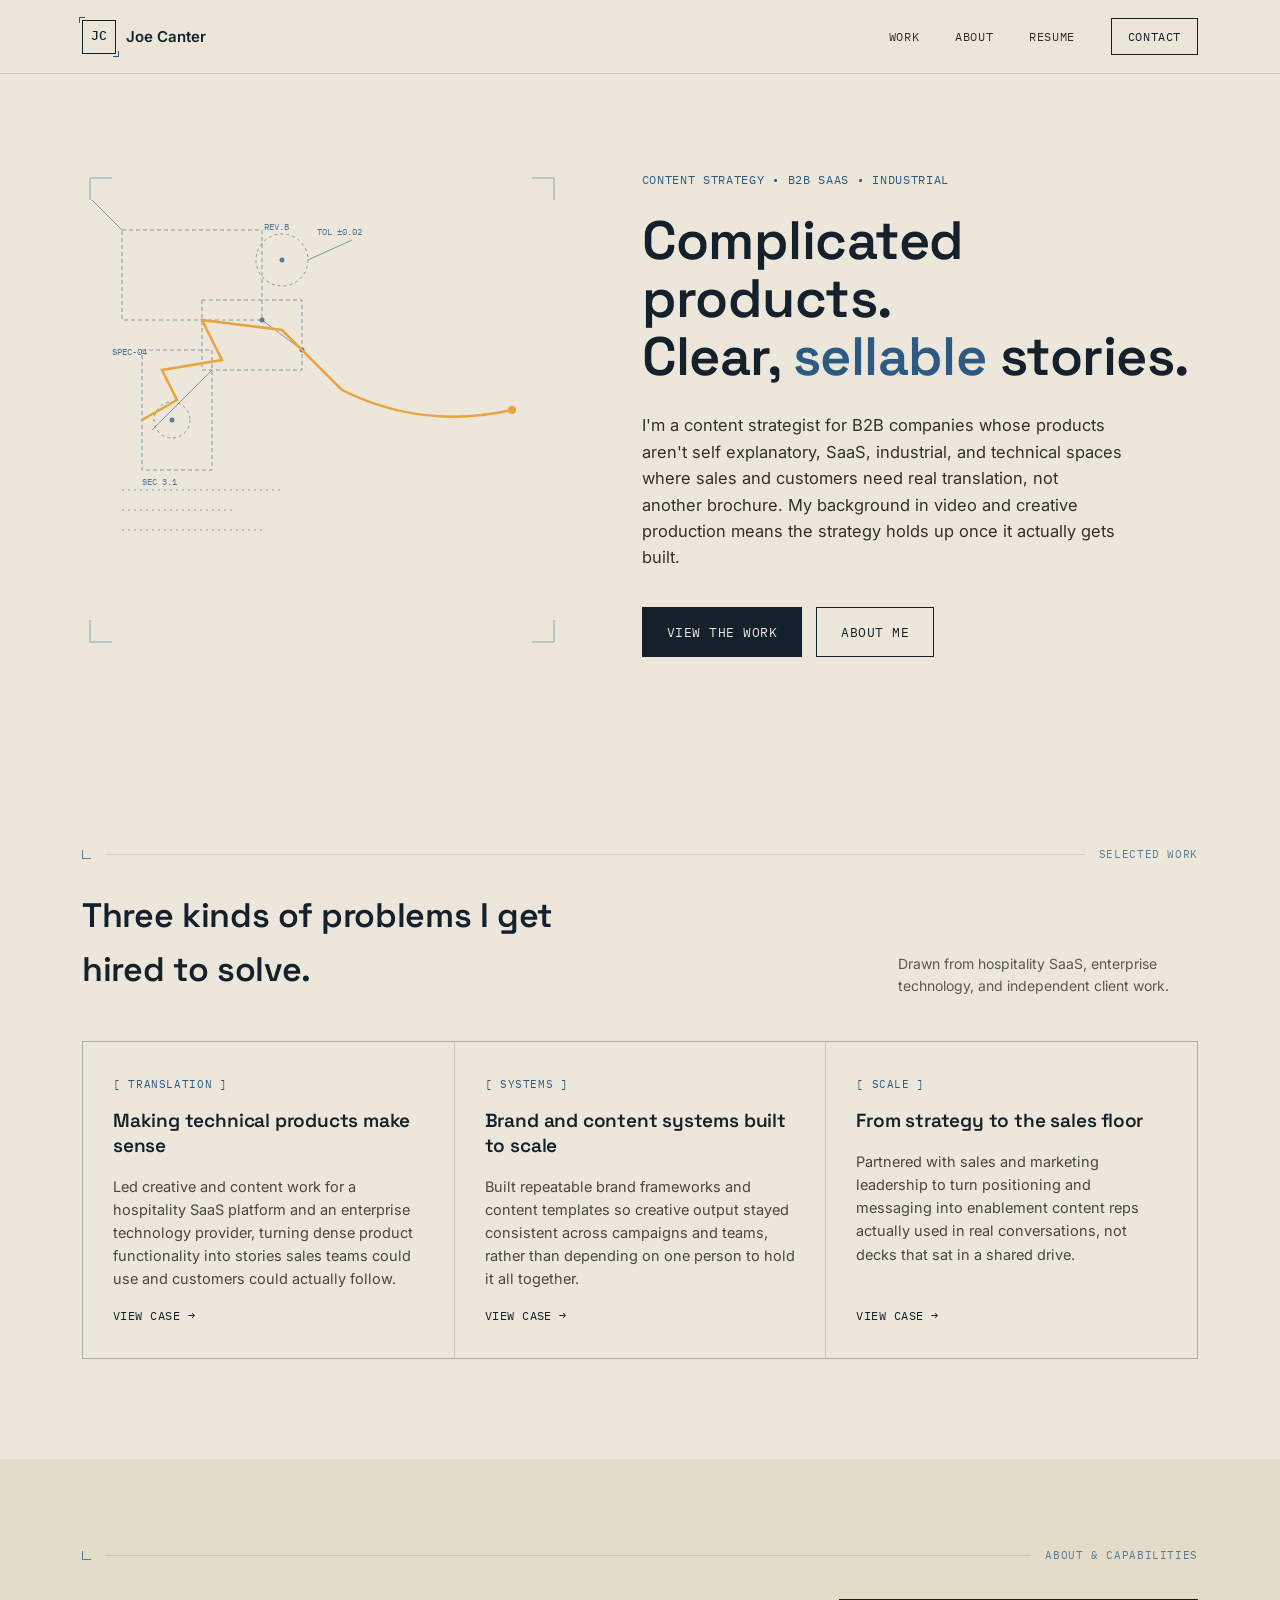
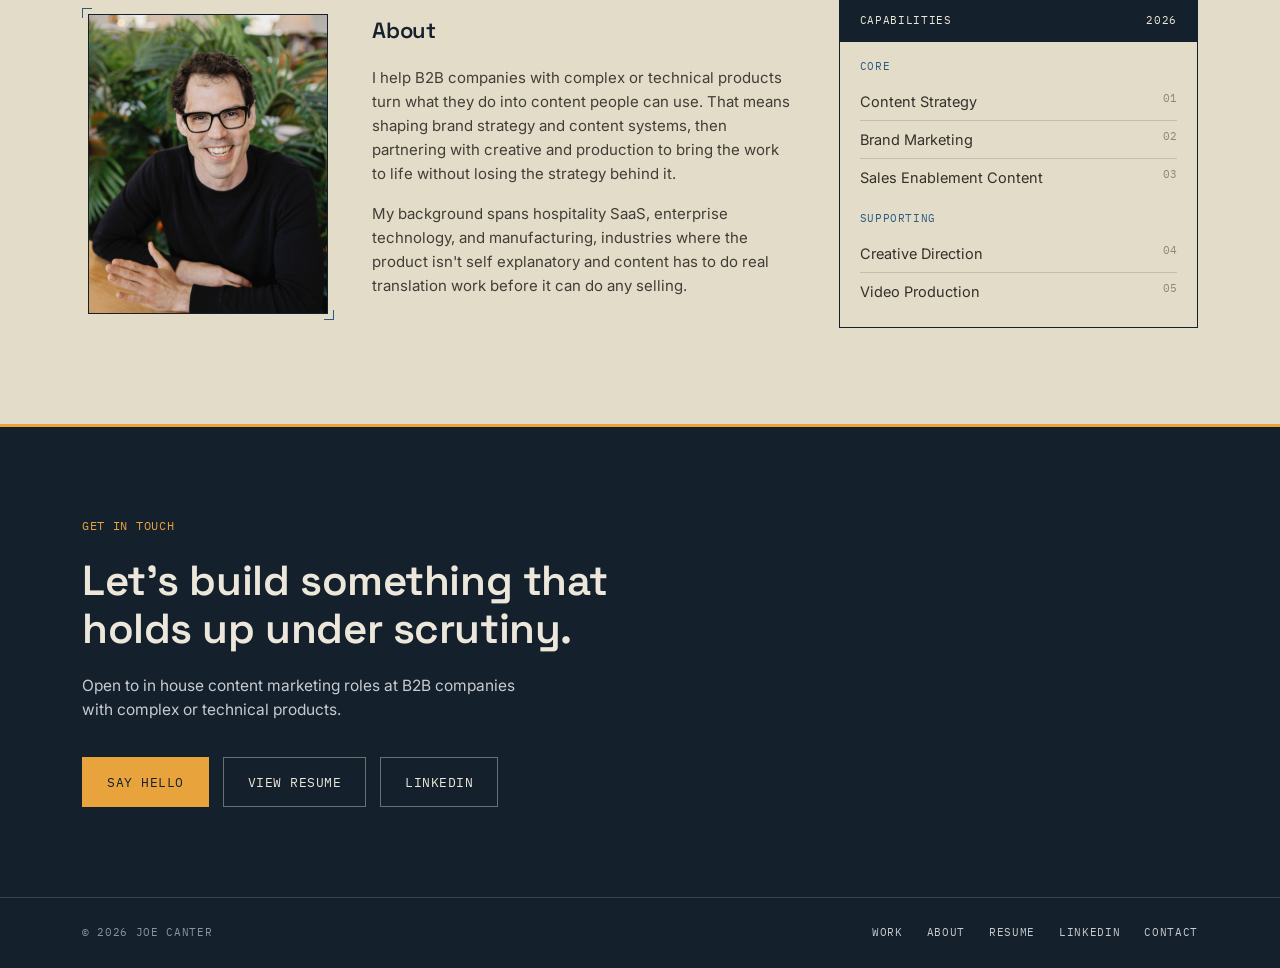
<file: index.html>
<!DOCTYPE html>
<html lang="en">
<head>
<meta charset="UTF-8">
<script>document.documentElement.classList.add('js');</script>
<meta name="viewport" content="width=device-width, initial-scale=1.0">
<title>Joe Canter — Content Strategy</title>
<meta name="description" content="Joe Canter is a content strategist for B2B companies with complex or technical products, helping SaaS, industrial, and technical teams turn what they do into content sales and customers can actually use.">
<link rel="icon" type="image/svg+xml" href="favicon.svg">
<link rel="icon" href="favicon.ico" sizes="any">
<link rel="apple-touch-icon" href="apple-touch-icon.png">
<meta property="og:type" content="website">
<meta property="og:url" content="https://www.portfoliojoe.com/">
<meta property="og:title" content="Joe Canter — Content Strategy">
<meta property="og:description" content="Content strategist for B2B companies with complex or technical products, turning what they do into content sales and customers can actually use.">
<meta property="og:image" content="https://www.portfoliojoe.com/assets/og-image.png">
<meta name="twitter:card" content="summary_large_image">
<meta name="twitter:title" content="Joe Canter — Content Strategy">
<meta name="twitter:description" content="Content strategist for B2B companies with complex or technical products, turning what they do into content sales and customers can actually use.">
<meta name="twitter:image" content="https://www.portfoliojoe.com/assets/og-image.png">
<link rel="preconnect" href="https://fonts.googleapis.com">
<link href="https://fonts.googleapis.com/css2?family=Space+Grotesk:wght@400;500;600;700&family=Inter:wght@400;500;600&family=IBM+Plex+Mono:wght@400;500&display=swap" rel="stylesheet">
<style>
  :root{
    --paper:#ECE7DA;
    --paper-alt:#E3DCC9;
    --ink:#14202B;
    --ink-soft:#1E2E3D;
    --blueprint:#2C5A82;
    --blueprint-light:#7FA6C2;
    --amber:#E8A33D;
    --graphite:#33302A;
    --line: rgba(20,32,43,0.16);
    --line-dark: rgba(236,231,218,0.18);
  }

  *{box-sizing:border-box;}
  html{scroll-behavior:smooth;}
  body{
    margin:0;
    background:var(--paper);
    color:var(--graphite);
    font-family:'Inter', sans-serif;
    font-size:16px;
    line-height:1.6;
    -webkit-font-smoothing:antialiased;
  }

  h1,h2,h3{
    font-family:'Space Grotesk', sans-serif;
    color:var(--ink);
    margin:0;
    letter-spacing:-0.01em;
  }

  a{color:inherit;}
  a:focus-visible, button:focus-visible{
    outline:2px solid var(--amber);
    outline-offset:3px;
  }

  .mono{
    font-family:'IBM Plex Mono', monospace;
    letter-spacing:0.06em;
    text-transform:uppercase;
  }

  .wrap{
    max-width:1180px;
    margin:0 auto;
    padding:0 32px;
  }

  /* ---------- NAV ---------- */
  nav{
    position:sticky;
    top:0;
    z-index:50;
    background:rgba(236,231,218,0.92);
    backdrop-filter:blur(6px);
    border-bottom:1px solid var(--line);
  }
  .nav-inner{
    max-width:1180px;
    margin:0 auto;
    padding:18px 32px;
    display:flex;
    align-items:center;
    justify-content:space-between;
  }
  .logo{
    display:flex;
    align-items:center;
    gap:10px;
  }
  .logo-mark{
    width:34px;
    height:34px;
    border:1.5px solid var(--ink);
    display:flex;
    align-items:center;
    justify-content:center;
    position:relative;
    font-family:'IBM Plex Mono', monospace;
    font-size:13px;
    font-weight:500;
    color:var(--ink);
  }
  .logo-mark::before, .logo-mark::after{
    content:'';
    position:absolute;
    width:5px;
    height:5px;
    border-top:1px solid var(--blueprint);
    border-left:1px solid var(--blueprint);
  }
  .logo-mark::before{ top:-4px; left:-4px; }
  .logo-mark::after{ bottom:-4px; right:-4px; transform:rotate(180deg); }
  .logo-name{
    font-size:15px;
    font-weight:600;
    color:var(--ink);
  }
  .nav-links{
    display:flex;
    gap:36px;
    align-items:center;
    font-size:13px;
  }
  .nav-links a{
    text-decoration:none;
    color:var(--graphite);
    font-family:'IBM Plex Mono', monospace;
    letter-spacing:0.05em;
    text-transform:uppercase;
    font-size:12px;
    transition:color 0.15s ease;
  }
  .nav-links a:hover{ color:var(--blueprint); }
  .nav-cta{
    border:1px solid var(--ink) !important;
    padding:8px 16px;
    color:var(--ink) !important;
  }
  .nav-cta:hover{
    background:var(--ink);
    color:var(--paper) !important;
  }
  .nav-toggle{
    display:none;
    flex-direction:column;
    justify-content:center;
    align-items:center;
    gap:5px;
    width:34px;
    height:34px;
    border:1.5px solid var(--ink);
    background:transparent;
    cursor:pointer;
    padding:0;
    flex:none;
  }
  .nav-toggle span{
    display:block;
    width:16px;
    height:2px;
    background:var(--ink);
    transition:transform 0.2s ease, opacity 0.2s ease;
  }
  .nav-toggle[aria-expanded="true"] span:nth-child(1){ transform:translateY(7px) rotate(45deg); }
  .nav-toggle[aria-expanded="true"] span:nth-child(2){ opacity:0; }
  .nav-toggle[aria-expanded="true"] span:nth-child(3){ transform:translateY(-7px) rotate(-45deg); }

  /* ---------- HERO ---------- */
  .hero{
    padding:96px 0 100px;
    position:relative;
    overflow:hidden;
  }
  .hero-grid{
    display:grid;
    grid-template-columns:0.95fr 1.05fr;
    gap:56px;
    align-items:center;
  }
  .eyebrow{
    font-size:11.5px;
    color:var(--blueprint);
    margin-bottom:22px;
    display:block;
  }
  .hero h1{
    font-size:clamp(34px, 4.4vw, 54px);
    font-weight:600;
    line-height:1.08;
  }
  .hero h1 .accent{
    color:var(--blueprint);
  }
  .hero-sub{
    margin-top:26px;
    max-width:480px;
    font-size:16.5px;
    color:var(--graphite);
  }
  .hero-actions{
    margin-top:36px;
    display:flex;
    gap:14px;
    flex-wrap:wrap;
  }
  .btn{
    font-family:'IBM Plex Mono', monospace;
    font-size:12.5px;
    letter-spacing:0.04em;
    text-transform:uppercase;
    padding:14px 24px;
    text-decoration:none;
    display:inline-flex;
    align-items:center;
    gap:8px;
    border:1px solid transparent;
    cursor:pointer;
    transition:all 0.18s ease;
  }
  .btn-primary{
    background:var(--ink);
    color:var(--paper);
  }
  .btn-primary:hover{
    background:var(--blueprint);
  }
  .btn-secondary{
    border-color:var(--ink);
    color:var(--ink);
    background:transparent;
  }
  .btn-secondary:hover{
    border-color:var(--blueprint);
    color:var(--blueprint);
  }

  /* schematic diagram */
  .schematic-box{
    position:relative;
    aspect-ratio:1/1;
    max-width:480px;
  }
  .schematic-box svg{
    width:100%;
    height:100%;
    overflow:visible;
  }
  .resolve-line{
    stroke-dasharray:900;
    stroke-dashoffset:900;
    animation:draw 2.2s 0.4s ease forwards;
  }
  @media (prefers-reduced-motion: reduce){
    .resolve-line{ animation:none; stroke-dashoffset:0; }
  }
  @keyframes draw{
    to{ stroke-dashoffset:0; }
  }
  .fig-label{
    position:absolute;
    font-size:10px;
  }

  /* corner tick divider */
  .divider{
    display:flex;
    align-items:center;
    gap:14px;
    padding:0 0 0 0;
    color:var(--blueprint);
    opacity:0.75;
  }
  .divider .tick{
    width:9px;
    height:9px;
    border-left:1px solid var(--blueprint);
    border-bottom:1px solid var(--blueprint);
    flex:none;
  }
  .divider .rule{
    flex:1;
    height:1px;
    background:var(--line);
  }
  .divider span.mono{
    font-size:10.5px;
    color:var(--blueprint);
    white-space:nowrap;
  }

  /* ---------- SELECTED WORK ---------- */
  .work{
    padding:88px 0 100px;
  }
  .work-head{
    display:flex;
    justify-content:space-between;
    align-items:flex-end;
    gap:40px;
    margin:26px 0 44px;
    flex-wrap:wrap;
  }
  .work-head h2{
    font-size:clamp(26px, 3vw, 34px);
    font-weight:600;
    max-width:520px;
  }
  .work-head p{
    max-width:300px;
    font-size:14px;
    color:#5b584f;
    margin:0;
  }
  .cards{
    display:grid;
    grid-template-columns:repeat(3, 1fr);
    gap:1px;
    background:var(--line);
    border:1px solid var(--line);
  }
  .card{
    background:var(--paper);
    padding:34px 30px 32px;
    display:flex;
    flex-direction:column;
    gap:16px;
    transition:background 0.2s ease;
  }
  .card:hover{
    background:var(--paper-alt);
  }
  .tag{
    font-size:10.5px;
    color:var(--blueprint);
    display:inline-block;
  }
  .card h3{
    font-size:19px;
    font-weight:600;
    line-height:1.3;
  }
  .card p{
    font-size:14.5px;
    color:#4a473f;
    margin:0;
    flex:1;
  }
  .card .view{
    font-family:'IBM Plex Mono', monospace;
    font-size:12px;
    text-transform:uppercase;
    letter-spacing:0.04em;
    color:var(--ink);
    text-decoration:none;
    display:inline-flex;
    align-items:center;
    gap:6px;
  }
  .card .view:hover{ color:var(--blueprint); }

  .exploring-note{
    margin-top:26px;
    font-size:12.5px;
    color:#6b6858;
    display:flex;
    gap:10px;
    align-items:baseline;
  }
  .exploring-note .mono{
    color:var(--blueprint);
    font-size:10.5px;
    flex:none;
  }

  /* ---------- ABOUT / CAPABILITIES ---------- */
  .about-section{
    background:var(--paper-alt);
    padding:88px 0 96px;
  }
  .about-grid{
    display:grid;
    grid-template-columns:auto 1fr 0.85fr;
    gap:44px;
    margin-top:36px;
    align-items:center;
  }
  .about-photo{
    position:relative;
    width:240px;
    aspect-ratio:4/5;
    flex:none;
    margin-left:6px;
  }
  .about-photo img{
    width:100%;
    height:100%;
    object-fit:cover;
    display:block;
    border:1.5px solid var(--ink);
  }
  .about-photo::before, .about-photo::after{
    content:'';
    position:absolute;
    width:9px;
    height:9px;
    border-top:1.5px solid var(--blueprint);
    border-left:1.5px solid var(--blueprint);
  }
  .about-photo::before{ top:-6px; left:-6px; }
  .about-photo::after{ bottom:-6px; right:-6px; transform:rotate(180deg); }
  .about-grid h2{
    font-size:22px;
    font-weight:600;
    margin-bottom:18px;
  }
  .about-grid p{
    font-size:15px;
    color:#413e37;
    margin:0 0 16px;
  }
  .spec-sheet{
    border:1px solid var(--ink);
    padding:0;
  }
  .spec-sheet-head{
    background:var(--ink);
    color:var(--paper);
    padding:12px 20px;
    font-size:11px;
    display:flex;
    justify-content:space-between;
  }
  .spec-tier{
    padding:16px 20px 2px;
  }
  .spec-tier-label{
    font-size:10.5px;
    color:var(--blueprint);
    margin-bottom:8px;
    display:block;
  }
  .spec-tier ul{
    list-style:none;
    margin:0 0 14px;
    padding:0;
  }
  .spec-tier li{
    font-size:14.5px;
    padding:7px 0;
    border-top:1px solid var(--line);
    display:flex;
    justify-content:space-between;
    color:var(--graphite);
  }
  .spec-tier li:first-child{ border-top:none; }
  .spec-tier li span.code{
    font-family:'IBM Plex Mono', monospace;
    font-size:10.5px;
    color:#8a8776;
  }

  /* ---------- CTA ---------- */
  .cta-band{
    background:var(--ink);
    color:var(--paper);
    padding:90px 0;
    position:relative;
    border-top:3px solid var(--amber);
  }
  .cta-band .eyebrow{ color:var(--amber); }
  .cta-band h2{
    color:var(--paper);
    font-size:clamp(28px, 3.6vw, 42px);
    font-weight:600;
    max-width:640px;
    line-height:1.15;
  }
  .cta-band p{
    max-width:460px;
    margin:20px 0 34px;
    color:#c7cbd1;
    font-size:15.5px;
  }
  .cta-band .btn-primary{
    background:var(--amber);
    color:var(--ink);
  }
  .cta-band .btn-primary:hover{
    background:var(--paper);
  }
  .cta-band .btn-secondary{
    border-color:rgba(236,231,218,0.4);
    color:var(--paper);
  }
  .cta-band .btn-secondary:hover{
    border-color:var(--amber);
    color:var(--amber);
  }
  .cta-band .hero-actions{ margin-top:0; }

  /* ---------- FOOTER ---------- */
  footer{
    background:var(--ink);
    border-top:1px solid var(--line-dark);
    padding:26px 0;
  }
  .footer-inner{
    display:flex;
    justify-content:space-between;
    align-items:center;
    flex-wrap:wrap;
    gap:14px;
  }
  footer .mono{
    font-size:11px;
    color:#8b93a0;
  }
  .footer-links{
    display:flex;
    gap:24px;
  }
  .footer-links a{
    text-decoration:none;
    color:#c7cbd1;
  }
  .footer-links a:hover{ color:var(--amber); }

  @media (max-width: 880px){
    .hero-grid{ grid-template-columns:1fr; }
    .schematic-box{ order:2; max-width:300px; margin-top:20px;}
    .cards{ grid-template-columns:1fr; }
    .about-grid{ grid-template-columns:1fr; gap:40px; }
    .nav-links{ gap:20px; }
    .hero{ padding-bottom:44px; }
    .work{ padding-top:52px; }
  }

  @media (max-width: 640px){
    .nav-toggle{ display:flex; }
    .nav-links{
      display:none;
      position:absolute;
      top:100%;
      left:0;
      right:0;
      flex-direction:column;
      align-items:stretch;
      gap:0;
      background:var(--paper);
      border-bottom:1px solid var(--line);
      padding:6px 32px 22px;
      box-shadow:0 12px 24px -16px rgba(20,32,43,0.3);
    }
    .nav-links.open{ display:flex; }
    .nav-links a{
      padding:14px 0;
      border-bottom:1px solid var(--line);
      font-size:13px;
    }
    .nav-cta{
      margin-top:14px;
      text-align:center;
    }
  }

  /* ---------- MOTION: hero schematic staging ---------- */
  @keyframes fadeIn{ from{ opacity:0; } }
  .sketch-corners{ opacity:0.5; animation:fadeIn 0.5s ease 0s forwards; }
  .sketch-shapes{ opacity:0.55; animation:fadeIn 0.6s ease 0.15s forwards; }
  .sketch-dots{ opacity:0.75; animation:fadeIn 0.5s ease 1.9s forwards; }
  .sketch-labels{ opacity:0.8; animation:fadeIn 0.55s ease 0.5s forwards; }
  .resolve-dot{ opacity:1; animation:fadeIn 0.4s ease 2.5s forwards; }
  @media (prefers-reduced-motion: reduce){
    .sketch-corners, .sketch-shapes, .sketch-dots, .sketch-labels, .resolve-dot{ animation:none; }
  }

  /* ---------- MOTION: scroll reveal ---------- */
  .reveal{ transition:opacity 0.6s ease, transform 0.6s ease; }
  .js .reveal{ opacity:0; transform:translateY(18px); }
  .js .reveal.is-visible{ opacity:1; transform:translateY(0); }

  .js .divider .rule{ transform:scaleX(0); transform-origin:left; transition:transform 0.6s ease; }
  .js .divider .tick{ opacity:0; transition:opacity 0.3s ease; }
  .js .divider span.mono{ opacity:0; transition:opacity 0.35s ease; }
  .js .divider.is-visible .rule{ transform:scaleX(1); }
  .js .divider.is-visible .tick{ opacity:1; transition-delay:0.45s; }
  .js .divider.is-visible span.mono{ opacity:1; transition-delay:0.55s; }

  /* corner annotation: hover on desktop, one-time reveal on touch/scroll */
  .annotate{ position:relative; }
  .annotate::before, .annotate::after{
    content:'';
    position:absolute;
    width:10px; height:10px;
    opacity:0;
    transition:opacity 0.25s ease, transform 0.25s ease;
    pointer-events:none;
  }
  .annotate::before{
    top:-4px; left:-4px;
    border-top:1.5px solid var(--amber);
    border-left:1.5px solid var(--amber);
    transform:translate(3px,3px);
  }
  .annotate::after{
    bottom:-4px; right:-4px;
    border-bottom:1.5px solid var(--amber);
    border-right:1.5px solid var(--amber);
    transform:translate(-3px,-3px);
  }
  .annotate:hover::before, .annotate:hover::after,
  .annotate.is-annotated::before, .annotate.is-annotated::after{
    opacity:1;
    transform:translate(0,0);
  }

  @media (prefers-reduced-motion: reduce){
    .reveal, .divider .rule, .divider .tick, .divider span.mono, .annotate::before, .annotate::after{
      transition:none !important;
    }
    .js .reveal{ opacity:1 !important; transform:none !important; }
  }

  /* ---------- MOTION: cross-page view transitions ---------- */
  @view-transition{ navigation: auto; }
  nav{ view-transition-name: site-nav; }
  @media (prefers-reduced-motion: reduce){
    ::view-transition-group(*), ::view-transition-old(*), ::view-transition-new(*){
      animation:none !important;
    }
  }
</style>
</head>
<body>

<nav>
  <div class="nav-inner">
    <div class="logo">
      <div class="logo-mark">JC</div>
      <span class="logo-name">Joe Canter</span>
    </div>
    <button class="nav-toggle" aria-label="Toggle navigation menu" aria-expanded="false" aria-controls="nav-links">
      <span></span><span></span><span></span>
    </button>
    <div class="nav-links" id="nav-links">
      <a href="#work">Work</a>
      <a href="#about">About</a>
      <a href="resume.html">Resume</a>
      <a href="#contact" class="nav-cta">Contact</a>
    </div>
  </div>
</nav>

<section class="hero">
  <div class="wrap">
    <div class="hero-grid">
      <div class="schematic-box" aria-hidden="true">
        <svg viewBox="0 0 480 480">
          <!-- corner ticks -->
          <g class="sketch-corners">
            <path d="M8 30 V8 H30" stroke="#2C5A82" stroke-width="1" fill="none"/>
            <path d="M450 8 H472 V30" stroke="#2C5A82" stroke-width="1" fill="none"/>
            <path d="M472 450 V472 H450" stroke="#2C5A82" stroke-width="1" fill="none"/>
            <path d="M30 472 H8 V450" stroke="#2C5A82" stroke-width="1" fill="none"/>
          </g>

          <!-- noisy blueprint grid / complexity -->
          <g class="sketch-shapes" stroke="#2C5A82" fill="none">
            <rect x="40" y="60" width="140" height="90" stroke-dasharray="4 3"/>
            <rect x="120" y="130" width="100" height="70" stroke-dasharray="4 3"/>
            <rect x="60" y="180" width="70" height="120" stroke-dasharray="4 3"/>
            <circle cx="200" cy="90" r="26" stroke-dasharray="3 3"/>
            <circle cx="90" cy="250" r="18" stroke-dasharray="3 3"/>
            <line x1="40" y1="60" x2="10" y2="30"/>
            <line x1="180" y1="150" x2="220" y2="180"/>
            <line x1="130" y1="200" x2="70" y2="260"/>
            <line x1="226" y1="90" x2="270" y2="70"/>
            <path d="M40 320 h160" stroke-dasharray="2 4"/>
            <path d="M40 340 h110" stroke-dasharray="2 4"/>
            <path d="M40 360 h140" stroke-dasharray="2 4"/>
          </g>

          <g class="sketch-dots" fill="#2C5A82">
            <circle cx="180" cy="150" r="2.5"/>
            <circle cx="220" cy="180" r="2.5"/>
            <circle cx="90" cy="250" r="2.5"/>
            <circle cx="200" cy="90" r="2.5"/>
          </g>

          <g class="sketch-labels" font-family="IBM Plex Mono, monospace" font-size="9" fill="#2C5A82">
            <text x="182" y="60">REV.B</text>
            <text x="30" y="185">SPEC-04</text>
            <text x="235" y="65">TOL &#177;0.02</text>
            <text x="60" y="315">SEC 3.1</text>
          </g>

          <!-- the resolving line: jagged -> smooth, ends near text side -->
          <path class="resolve-line" d="M60 250 L95 230 L80 200 L140 190 L120 150 L200 160 L260 220 Q 340 260 430 240"
            stroke="#E8A33D" stroke-width="2.5" fill="none" stroke-linecap="round"/>
          <circle class="resolve-dot" cx="430" cy="240" r="4" fill="#E8A33D"/>
        </svg>
      </div>

      <div>
        <span class="eyebrow mono">Content Strategy &bull; B2B SaaS &bull; Industrial</span>
        <h1>Complicated products.<br>Clear, <span class="accent">sellable</span> stories.</h1>
        <p class="hero-sub">I'm a content strategist for B2B companies whose products aren't self explanatory, SaaS, industrial, and technical spaces where sales and customers need real translation, not another brochure. My background in video and creative production means the strategy holds up once it actually gets built.</p>
        <div class="hero-actions">
          <a href="#work" class="btn btn-primary">View the work</a>
          <a href="#about" class="btn btn-secondary">About me</a>
        </div>
      </div>
    </div>
  </div>
</section>

<section class="work" id="work">
  <div class="wrap">
    <div class="divider">
      <div class="tick"></div>
      <div class="rule"></div>
      <span class="mono">Selected Work</span>
    </div>
    <div class="work-head reveal">
      <h2>Three kinds of problems I get hired to solve.</h2>
      <p>Drawn from hospitality SaaS, enterprise technology, and independent client work.</p>
    </div>

    <div class="cards">
      <div class="card annotate reveal" style="transition-delay:0ms">
        <span class="tag mono">[ Translation ]</span>
        <h3>Making technical products make sense</h3>
        <p>Led creative and content work for a hospitality SaaS platform and an enterprise technology provider, turning dense product functionality into stories sales teams could use and customers could actually follow.</p>
        <a href="projects/translation.html" class="view">View case &rarr;</a>
      </div>
      <div class="card annotate reveal" style="transition-delay:90ms">
        <span class="tag mono">[ Systems ]</span>
        <h3>Brand and content systems built to scale</h3>
        <p>Built repeatable brand frameworks and content templates so creative output stayed consistent across campaigns and teams, rather than depending on one person to hold it all together.</p>
        <a href="projects/systems.html" class="view">View case &rarr;</a>
      </div>
      <div class="card annotate reveal" style="transition-delay:180ms">
        <span class="tag mono">[ Scale ]</span>
        <h3>From strategy to the sales floor</h3>
        <p>Partnered with sales and marketing leadership to turn positioning and messaging into enablement content reps actually used in real conversations, not decks that sat in a shared drive.</p>
        <a href="projects/scale.html" class="view">View case &rarr;</a>
      </div>
    </div>
  </div>
</section>

<section class="about-section" id="about">
  <div class="wrap">
    <div class="divider">
      <div class="tick"></div>
      <div class="rule"></div>
      <span class="mono">About &amp; Capabilities</span>
    </div>
    <div class="about-grid">
      <div class="about-photo reveal">
        <img src="assets/images/headshot.jpg" alt="Joe Canter" loading="lazy">
      </div>
      <div class="reveal" style="transition-delay:80ms">
        <h2>About</h2>
        <p>I help B2B companies with complex or technical products turn what they do into content people can use. That means shaping brand strategy and content systems, then partnering with creative and production to bring the work to life without losing the strategy behind it.</p>
        <p>My background spans hospitality SaaS, enterprise technology, and manufacturing, industries where the product isn't self explanatory and content has to do real translation work before it can do any selling.</p>
      </div>
      <div class="spec-sheet reveal" style="transition-delay:160ms">
        <div class="spec-sheet-head mono">
          <span>Capabilities</span>
          <span>2026</span>
        </div>
        <div class="spec-tier">
          <span class="spec-tier-label mono">Core</span>
          <ul>
            <li>Content Strategy <span class="code">01</span></li>
            <li>Brand Marketing <span class="code">02</span></li>
            <li>Sales Enablement Content <span class="code">03</span></li>
          </ul>
          <span class="spec-tier-label mono">Supporting</span>
          <ul>
            <li>Creative Direction <span class="code">04</span></li>
            <li>Video Production <span class="code">05</span></li>
          </ul>
        </div>
      </div>
    </div>
  </div>
</section>

<section class="cta-band" id="contact">
  <div class="wrap reveal">
    <span class="eyebrow mono">Get in touch</span>
    <h2>Let's build something that holds up under scrutiny.</h2>
    <p>Open to in house content marketing roles at B2B companies with complex or technical products.</p>
    <div class="hero-actions">
      <a href="mailto:joecanter@protonmail.com" class="btn btn-primary">Say hello</a>
      <a href="resume.html" class="btn btn-secondary">View resume</a>
      <a href="https://www.linkedin.com/in/joecanter/" target="_blank" rel="noopener" class="btn btn-secondary">LinkedIn</a>
    </div>
  </div>
</section>

<footer>
  <div class="wrap footer-inner">
    <span class="mono">&copy; 2026 Joe Canter</span>
    <div class="footer-links mono" style="font-size:11px;">
      <a href="#work">Work</a>
      <a href="#about">About</a>
      <a href="resume.html">Resume</a>
      <a href="https://www.linkedin.com/in/joecanter/" target="_blank" rel="noopener">LinkedIn</a>
      <a href="#contact">Contact</a>
    </div>
  </div>
</footer>

<script>
  (function(){
    var toggle = document.querySelector('.nav-toggle');
    var links = document.getElementById('nav-links');
    if(!toggle || !links) return;
    function closeMenu(){
      links.classList.remove('open');
      toggle.setAttribute('aria-expanded', 'false');
    }
    toggle.addEventListener('click', function(){
      var isOpen = links.classList.toggle('open');
      toggle.setAttribute('aria-expanded', isOpen ? 'true' : 'false');
    });
    links.querySelectorAll('a').forEach(function(a){
      a.addEventListener('click', closeMenu);
    });
    document.addEventListener('click', function(e){
      if(!links.classList.contains('open')) return;
      if(links.contains(e.target) || toggle.contains(e.target)) return;
      closeMenu();
    });
  })();
</script>

<script>
  (function(){
    var reduce = window.matchMedia('(prefers-reduced-motion: reduce)').matches;
    var revealEls = document.querySelectorAll('.reveal, .divider');

    if(reduce || !('IntersectionObserver' in window)){
      revealEls.forEach(function(el){ el.classList.add('is-visible'); });
    } else {
      var io = new IntersectionObserver(function(entries){
        entries.forEach(function(entry){
          if(entry.isIntersecting){
            entry.target.classList.add('is-visible');
            io.unobserve(entry.target);
          }
        });
      }, { threshold: 0.15, rootMargin: '0px 0px -40px 0px' });
      revealEls.forEach(function(el){ io.observe(el); });
    }

    // Touch/no-hover devices: reveal the corner-tick annotation once on
    // scroll instead of requiring a hover that can't happen.
    var noHover = window.matchMedia('(hover: none)').matches;
    if(noHover){
      var marks = document.querySelectorAll('.annotate');
      if(reduce || !('IntersectionObserver' in window)){
        marks.forEach(function(el){ el.classList.add('is-annotated'); });
      } else {
        var io2 = new IntersectionObserver(function(entries){
          entries.forEach(function(entry){
            if(entry.isIntersecting){
              entry.target.classList.add('is-annotated');
              io2.unobserve(entry.target);
            }
          });
        }, { threshold: 0.5 });
        marks.forEach(function(el){ io2.observe(el); });
      }
    }

    // Above-the-fold draw-in accents (case header underline, if present).
    var accents = document.querySelectorAll('.case-accent');
    if(accents.length && !reduce){
      requestAnimationFrame(function(){
        requestAnimationFrame(function(){
          accents.forEach(function(el){ el.classList.add('is-drawn'); });
        });
      });
    } else if(accents.length){
      accents.forEach(function(el){ el.classList.add('is-drawn'); });
    }
  })();
</script>

</body>
</html>
</file>
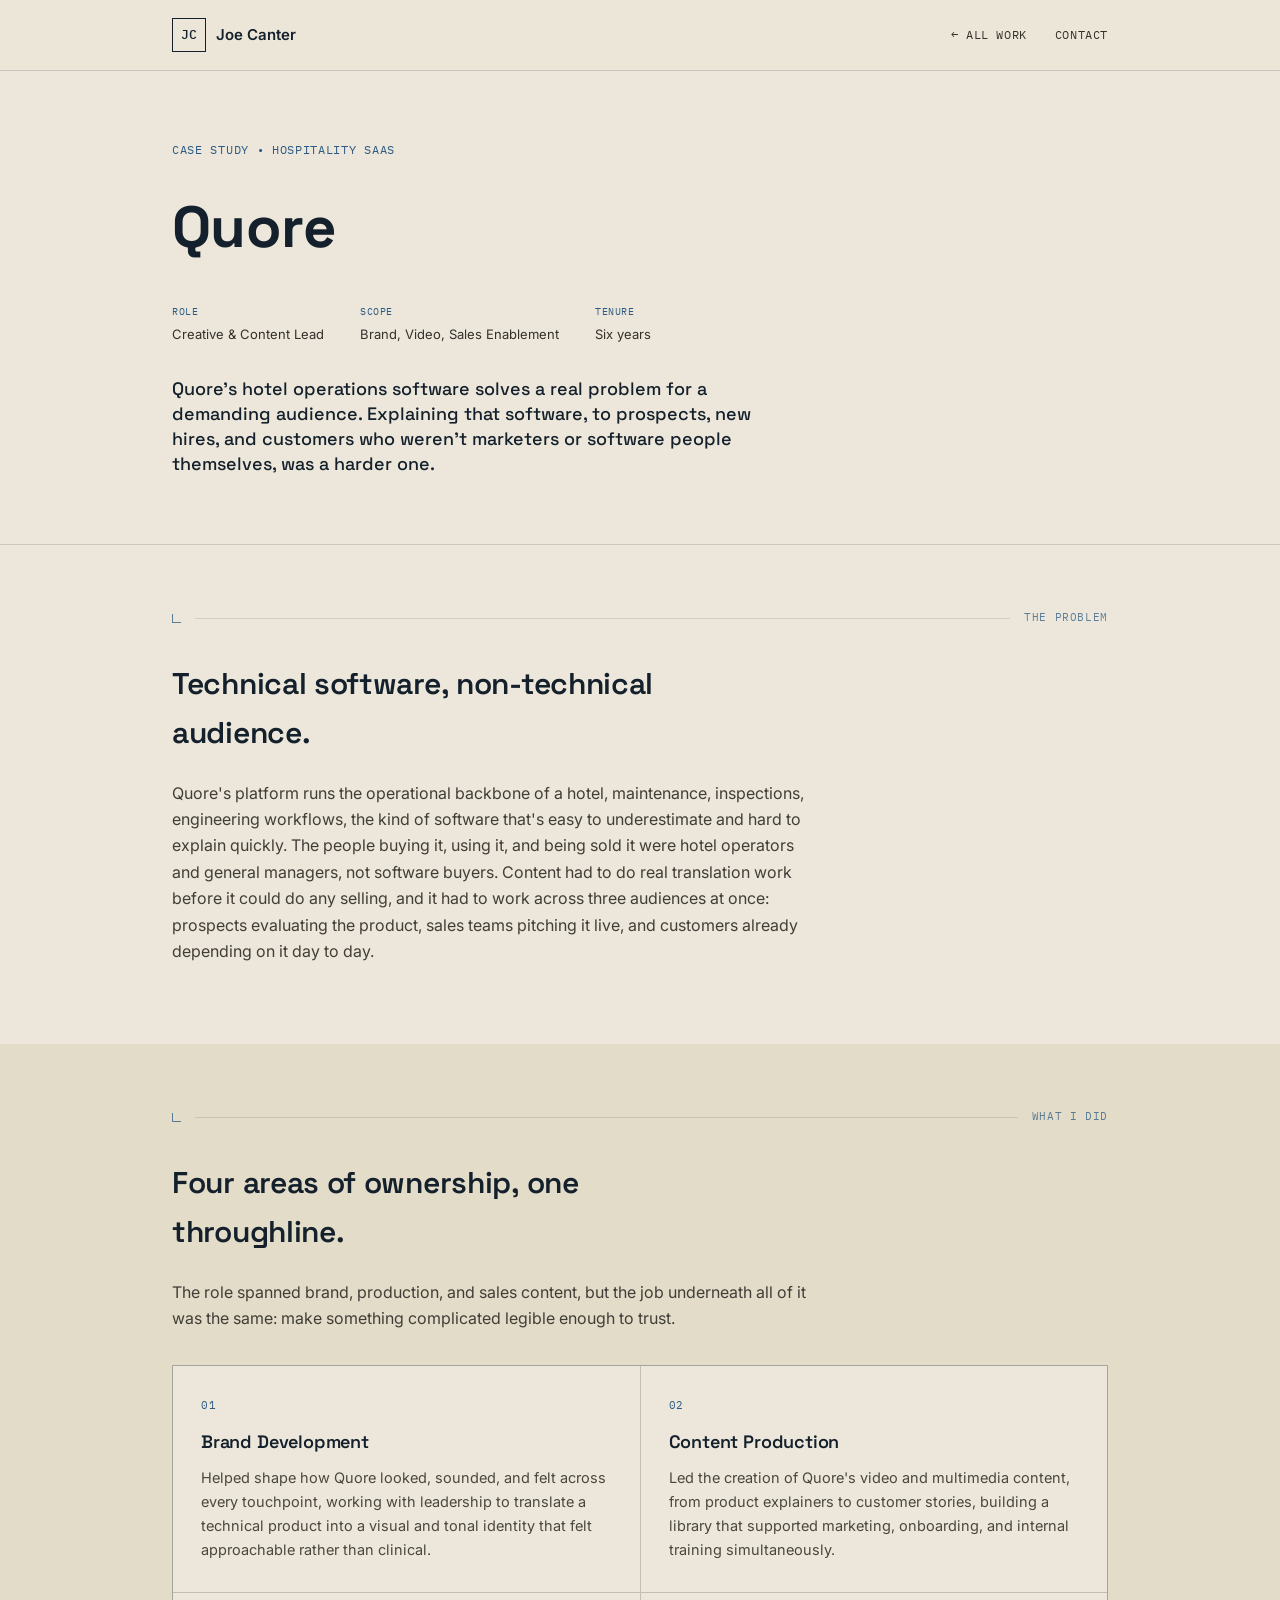
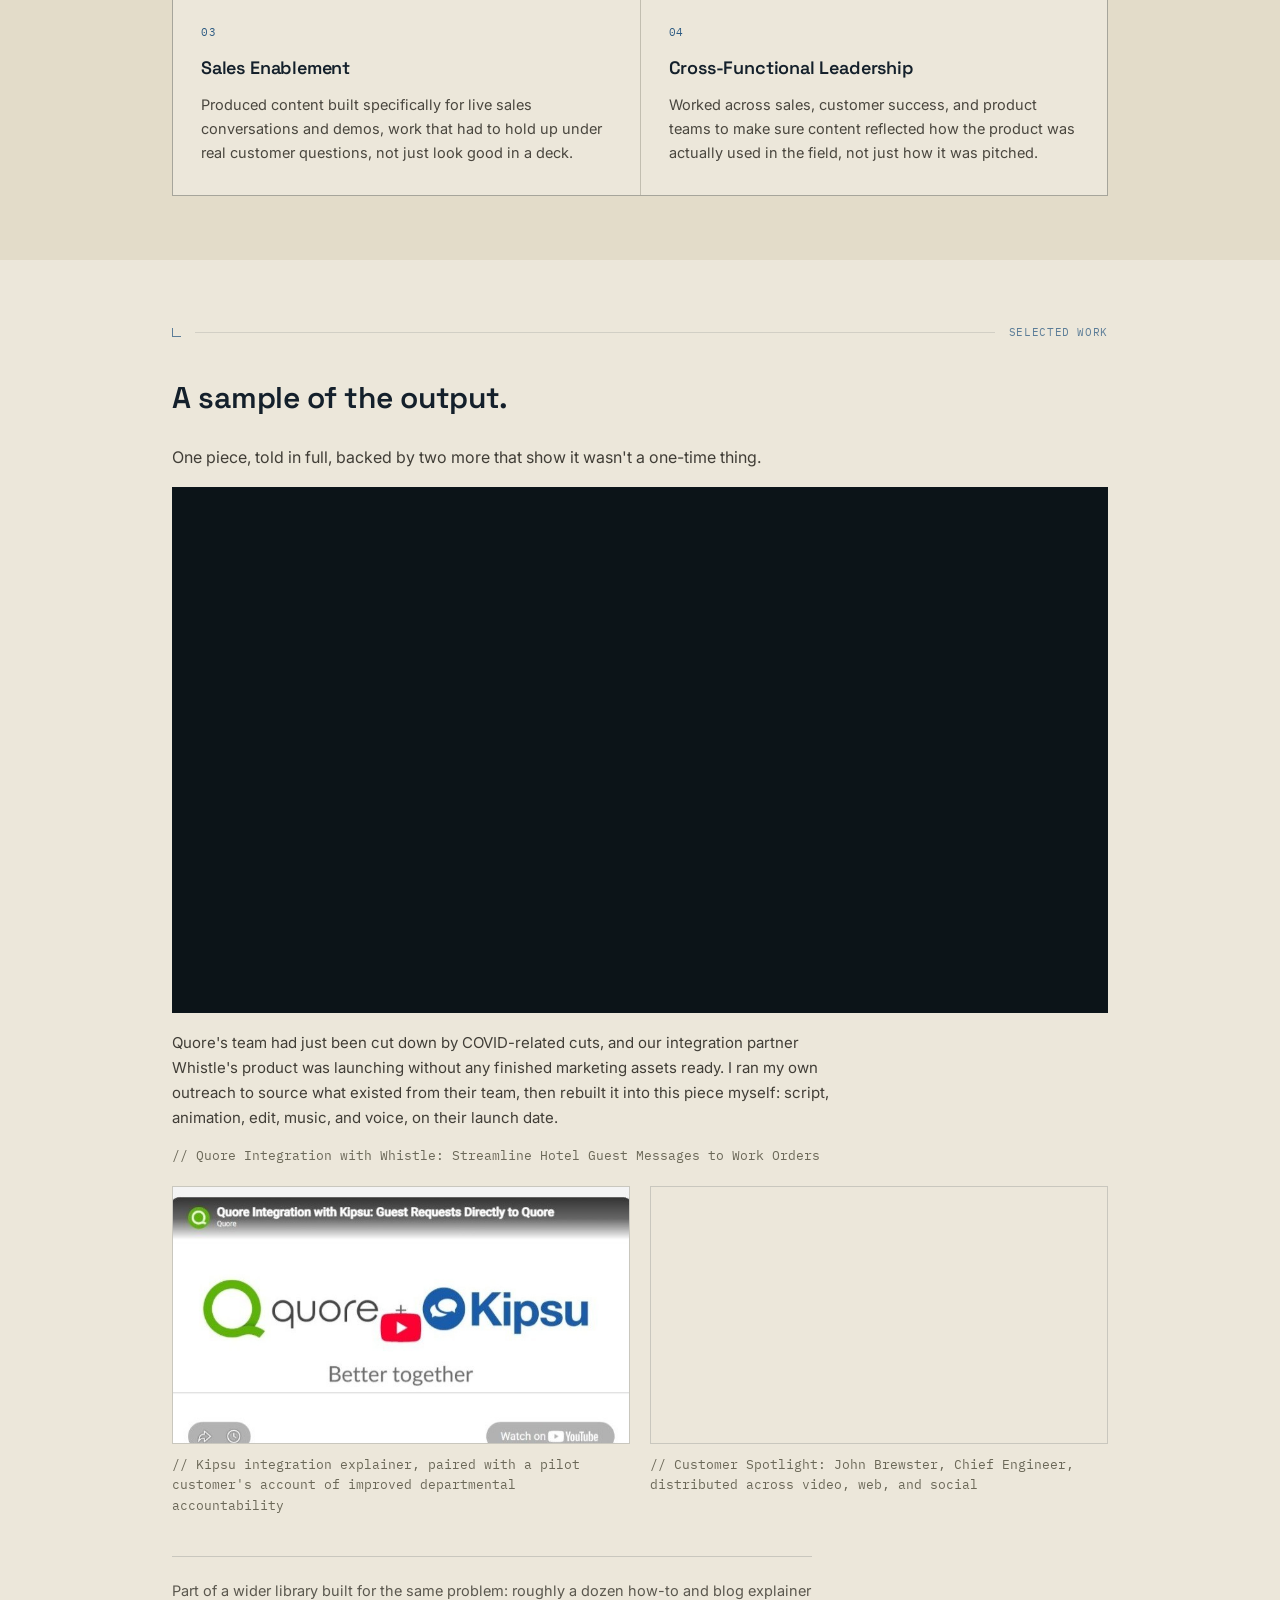
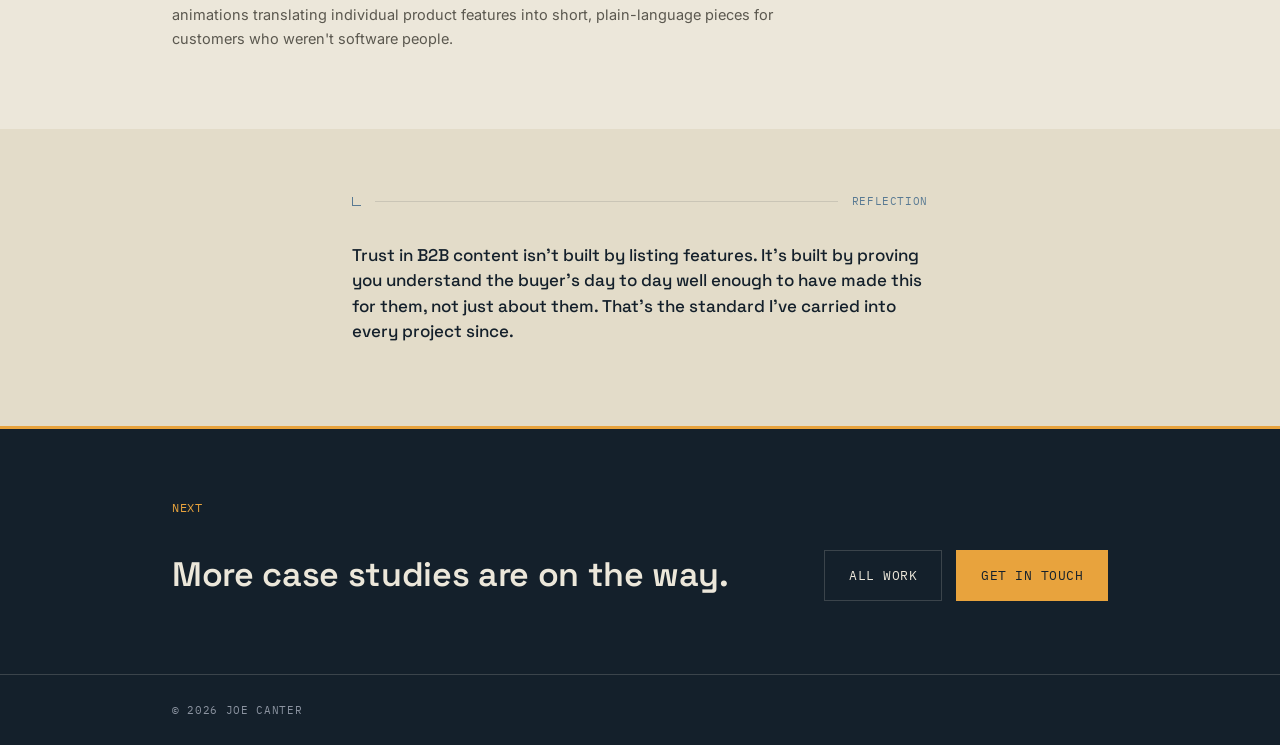
<file: projects/quore.html>
<!DOCTYPE html>
<html lang="en">
<head>
<meta charset="UTF-8">
<meta name="viewport" content="width=device-width, initial-scale=1.0">
<title>Quore — Case Study — Joe Canter</title>
<link rel="preconnect" href="https://fonts.googleapis.com">
<link href="https://fonts.googleapis.com/css2?family=Space+Grotesk:wght@400;500;600;700&family=Inter:wght@400;500;600&family=IBM+Plex+Mono:wght@400;500&display=swap" rel="stylesheet">
<style>
  :root{
    --paper:#ECE7DA;
    --paper-alt:#E3DCC9;
    --ink:#14202B;
    --blueprint:#2C5A82;
    --amber:#E8A33D;
    --graphite:#33302A;
    --line: rgba(20,32,43,0.16);
    --line-dark: rgba(236,231,218,0.18);
  }
  *{box-sizing:border-box;}
  html{scroll-behavior:smooth;}
  body{
    margin:0;
    background:var(--paper);
    color:var(--graphite);
    font-family:'Inter', sans-serif;
    font-size:16px;
    line-height:1.65;
    -webkit-font-smoothing:antialiased;
  }
  h1,h2,h3{
    font-family:'Space Grotesk', sans-serif;
    color:var(--ink);
    margin:0;
    letter-spacing:-0.01em;
  }
  a{color:inherit;}
  a:focus-visible, button:focus-visible{
    outline:2px solid var(--amber);
    outline-offset:3px;
  }
  .mono{
    font-family:'IBM Plex Mono', monospace;
    letter-spacing:0.06em;
    text-transform:uppercase;
  }
  .wrap{
    max-width:1000px;
    margin:0 auto;
    padding:0 32px;
  }

  /* NAV */
  nav{
    position:sticky;
    top:0;
    z-index:50;
    background:rgba(236,231,218,0.92);
    backdrop-filter:blur(6px);
    border-bottom:1px solid var(--line);
  }
  .nav-inner{
    max-width:1000px;
    margin:0 auto;
    padding:18px 32px;
    display:flex;
    align-items:center;
    justify-content:space-between;
  }
  .logo{ display:flex; align-items:center; gap:10px; }
  .logo-mark{
    width:34px; height:34px;
    border:1.5px solid var(--ink);
    display:flex; align-items:center; justify-content:center;
    font-family:'IBM Plex Mono', monospace;
    font-size:13px; font-weight:500; color:var(--ink);
  }
  .logo-name{ font-size:15px; font-weight:600; color:var(--ink); }
  .nav-links{ display:flex; gap:28px; align-items:center; }
  .nav-links a{
    text-decoration:none; color:var(--graphite);
    font-family:'IBM Plex Mono', monospace;
    letter-spacing:0.05em; text-transform:uppercase; font-size:12px;
  }
  .nav-links a:hover{ color:var(--blueprint); }
  .back-link{
    display:inline-flex; align-items:center; gap:8px;
    font-size:12px;
  }

  /* HEADER */
  .case-header{
    padding:70px 0 50px;
    border-bottom:1px solid var(--line);
  }
  .eyebrow{ font-size:11.5px; color:var(--blueprint); display:block; margin-bottom:20px; }
  .case-header h1{
    font-size:clamp(36px, 5vw, 58px);
    font-weight:700;
  }
  .case-meta{
    display:flex;
    gap:36px;
    margin-top:28px;
    flex-wrap:wrap;
  }
  .meta-item{ font-size:13px; }
  .meta-item .label{
    display:block;
    font-family:'IBM Plex Mono', monospace;
    font-size:10px;
    color:var(--blueprint);
    margin-bottom:4px;
  }
  .case-header .framing{
    margin-top:30px;
    max-width:600px;
    font-size:18px;
    color:var(--ink);
    font-family:'Space Grotesk', sans-serif;
    font-weight:500;
    line-height:1.4;
  }

  /* DIVIDER */
  .divider{
    display:flex; align-items:center; gap:14px;
    color:var(--blueprint); opacity:0.75;
    margin:0 0 32px;
  }
  .divider .tick{
    width:9px; height:9px;
    border-left:1px solid var(--blueprint);
    border-bottom:1px solid var(--blueprint);
    flex:none;
  }
  .divider .rule{ flex:1; height:1px; background:var(--line); }
  .divider span.mono{ font-size:10.5px; color:var(--blueprint); white-space:nowrap; }

  /* SECTIONS */
  section.block{ padding:64px 0; }
  section.block.alt{ background:var(--paper-alt); }
  .block h2{
    font-size:clamp(24px, 3vw, 30px);
    font-weight:600;
    max-width:560px;
    margin-bottom:22px;
  }
  .block p.lead{
    max-width:640px;
    font-size:16px;
    color:#413e37;
  }

  /* SCOPE LIST */
  .scope-grid{
    display:grid;
    grid-template-columns:repeat(2, 1fr);
    gap:1px;
    background:var(--line);
    border:1px solid var(--line);
    margin-top:34px;
  }
  .scope-item{
    background:var(--paper);
    padding:30px 28px;
  }
  .scope-item .num{
    font-family:'IBM Plex Mono', monospace;
    font-size:11px;
    color:var(--blueprint);
    display:block;
    margin-bottom:12px;
  }
  .scope-item h3{
    font-size:18px;
    font-weight:600;
    margin-bottom:10px;
  }
  .scope-item p{
    font-size:14.5px;
    color:#4a473f;
    margin:0;
  }

  /* MEDIA GRID */
  .media-grid{
    display:grid;
    grid-template-columns:1.3fr 1fr;
    gap:20px;
    margin-top:36px;
  }
  .media-grid .span-2{ grid-column:1 / -1; }
  .media-slot{
    border:1px dashed var(--blueprint);
    background:var(--paper);
    aspect-ratio:16/9;
    display:flex;
    flex-direction:column;
    align-items:center;
    justify-content:center;
    gap:8px;
    color:var(--blueprint);
    text-align:center;
    padding:20px;
  }
  .media-slot.tall{ aspect-ratio:4/5; }
  .media-slot .mono{ font-size:11px; }
  .media-slot .hint{
    font-family:'Inter', sans-serif;
    text-transform:none;
    letter-spacing:0;
    font-size:12.5px;
    color:#6b7f91;
    max-width:260px;
  }
  .caption{
    font-size:12.5px;
    color:#6b6858;
    margin-top:10px;
    font-family:'IBM Plex Mono', monospace;
  }

  /* VIDEO EMBED + PROOF GRID */
  .video-embed{
    position:relative;
    aspect-ratio:16/9;
    background:#0c1418;
    border:1px solid var(--line);
  }
  .video-embed iframe{
    position:absolute;
    inset:0;
    width:100%;
    height:100%;
    border:0;
  }
  .media-story{
    margin-top:18px;
    max-width:680px;
    font-size:15px;
    color:#413e37;
  }
  .proof-grid{
    display:grid;
    grid-template-columns:repeat(2, 1fr);
    gap:20px;
    margin-top:20px;
  }
  .proof-item .thumb{
    aspect-ratio:16/9;
    overflow:hidden;
    border:1px solid var(--line);
    background:var(--paper);
  }
  .proof-item .thumb img{
    width:100%;
    height:100%;
    object-fit:cover;
    display:block;
  }
  .proof-item .thumb iframe{
    width:100%;
    height:100%;
    border:0;
    display:block;
  }
  .proof-note{
    margin-top:28px;
    max-width:640px;
    font-size:14.5px;
    color:#5b584f;
    border-top:1px solid var(--line);
    padding-top:22px;
  }
  @media (max-width: 720px){
    .proof-grid{ grid-template-columns:1fr; }
  }

  /* REFLECTION */
  .reflection{
    max-width:640px;
  }
  .reflection p{
    font-size:17px;
    color:var(--ink);
    font-family:'Space Grotesk', sans-serif;
    font-weight:500;
    line-height:1.5;
  }

  /* NEXT / CTA */
  .next-band{
    background:var(--ink);
    color:var(--paper);
    padding:70px 0;
    border-top:3px solid var(--amber);
  }
  .next-band .eyebrow{ color:var(--amber); }
  .next-band h2{
    color:var(--paper);
    font-size:clamp(24px, 3.2vw, 34px);
    font-weight:600;
    max-width:560px;
  }
  .next-row{
    display:flex;
    justify-content:space-between;
    align-items:center;
    flex-wrap:wrap;
    gap:20px;
    margin-top:30px;
  }
  .btn{
    font-family:'IBM Plex Mono', monospace;
    font-size:12.5px;
    letter-spacing:0.04em;
    text-transform:uppercase;
    padding:14px 24px;
    text-decoration:none;
    display:inline-flex;
    align-items:center;
    gap:8px;
    border:1px solid transparent;
    cursor:pointer;
    transition:all 0.18s ease;
  }
  .btn-primary{ background:var(--amber); color:var(--ink); }
  .btn-primary:hover{ background:var(--paper); }
  .btn-outline{
    border-color:var(--line-dark);
    color:var(--paper);
  }
  .btn-outline:hover{ border-color:var(--amber); color:var(--amber); }

  footer{
    background:var(--ink);
    border-top:1px solid var(--line-dark);
    padding:26px 0;
  }
  .footer-inner{
    display:flex; justify-content:space-between; align-items:center;
    flex-wrap:wrap; gap:14px;
  }
  footer .mono{ font-size:11px; color:#8b93a0; }

  @media (max-width: 720px){
    .scope-grid{ grid-template-columns:1fr; }
    .media-grid{ grid-template-columns:1fr; }
    .case-meta{ gap:24px; }
  }
</style>
</head>
<body>

<nav>
  <div class="nav-inner">
    <div class="logo">
      <div class="logo-mark">JC</div>
      <span class="logo-name">Joe Canter</span>
    </div>
    <div class="nav-links">
      <a href="../index.html" class="back-link">&larr; All work</a>
      <a href="../index.html#contact">Contact</a>
    </div>
  </div>
</nav>

<header class="case-header">
  <div class="wrap">
    <span class="eyebrow mono">Case Study &bull; Hospitality SaaS</span>
    <h1>Quore</h1>
    <div class="case-meta">
      <div class="meta-item">
        <span class="label mono">Role</span>
        Creative &amp; Content Lead
      </div>
      <div class="meta-item">
        <span class="label mono">Scope</span>
        Brand, Video, Sales Enablement
      </div>
      <div class="meta-item">
        <span class="label mono">Tenure</span>
        Six years
      </div>
    </div>
    <p class="framing">Quore's hotel operations software solves a real problem for a demanding audience. Explaining that software, to prospects, new hires, and customers who weren't marketers or software people themselves, was a harder one.</p>
  </div>
</header>

<section class="block">
  <div class="wrap">
    <div class="divider">
      <div class="tick"></div>
      <div class="rule"></div>
      <span class="mono">The Problem</span>
    </div>
    <h2>Technical software, non-technical audience.</h2>
    <p class="lead">Quore's platform runs the operational backbone of a hotel, maintenance, inspections, engineering workflows, the kind of software that's easy to underestimate and hard to explain quickly. The people buying it, using it, and being sold it were hotel operators and general managers, not software buyers. Content had to do real translation work before it could do any selling, and it had to work across three audiences at once: prospects evaluating the product, sales teams pitching it live, and customers already depending on it day to day.</p>
  </div>
</section>

<section class="block alt">
  <div class="wrap">
    <div class="divider">
      <div class="tick"></div>
      <div class="rule"></div>
      <span class="mono">What I Did</span>
    </div>
    <h2>Four areas of ownership, one throughline.</h2>
    <p class="lead">The role spanned brand, production, and sales content, but the job underneath all of it was the same: make something complicated legible enough to trust.</p>

    <div class="scope-grid">
      <div class="scope-item">
        <span class="num mono">01</span>
        <h3>Brand Development</h3>
        <p>Helped shape how Quore looked, sounded, and felt across every touchpoint, working with leadership to translate a technical product into a visual and tonal identity that felt approachable rather than clinical.</p>
      </div>
      <div class="scope-item">
        <span class="num mono">02</span>
        <h3>Content Production</h3>
        <p>Led the creation of Quore's video and multimedia content, from product explainers to customer stories, building a library that supported marketing, onboarding, and internal training simultaneously.</p>
      </div>
      <div class="scope-item">
        <span class="num mono">03</span>
        <h3>Sales Enablement</h3>
        <p>Produced content built specifically for live sales conversations and demos, work that had to hold up under real customer questions, not just look good in a deck.</p>
      </div>
      <div class="scope-item">
        <span class="num mono">04</span>
        <h3>Cross-Functional Leadership</h3>
        <p>Worked across sales, customer success, and product teams to make sure content reflected how the product was actually used in the field, not just how it was pitched.</p>
      </div>
    </div>
  </div>
</section>

<section class="block">
  <div class="wrap">
    <div class="divider">
      <div class="tick"></div>
      <div class="rule"></div>
      <span class="mono">Selected Work</span>
    </div>
    <h2>A sample of the output.</h2>
    <p class="lead">One piece, told in full, backed by two more that show it wasn't a one-time thing.</p>

    <div class="video-embed">
      <iframe src="https://www.youtube.com/embed/uvXCNaxwgDI" title="Quore Integration with Whistle: Streamline Hotel Guest Messages to Work Orders" loading="lazy" allowfullscreen></iframe>
    </div>
    <p class="media-story">Quore's team had just been cut down by COVID-related cuts, and our integration partner Whistle's product was launching without any finished marketing assets ready. I ran my own outreach to source what existed from their team, then rebuilt it into this piece myself: script, animation, edit, music, and voice, on their launch date.</p>
    <p class="caption">// Quore Integration with Whistle: Streamline Hotel Guest Messages to Work Orders</p>

    <div class="proof-grid">
      <div class="proof-item">
        <div class="thumb">
          <img src="../assets/images/quore/kipsu.jpg" alt="Quore and Kipsu integration explainer, an animated video I produced with hotel front-desk staff as the audience" loading="lazy">
        </div>
        <p class="caption">// Kipsu integration explainer, paired with a pilot customer's account of improved departmental accountability</p>
      </div>
      <div class="proof-item">
        <div class="thumb">
          <iframe src="https://www.youtube.com/embed/_GQDY1BjqgM" title="Quore Customer Spotlight: John Brewster, Chief Engineer" loading="lazy" allowfullscreen></iframe>
        </div>
        <p class="caption">// Customer Spotlight: John Brewster, Chief Engineer, distributed across video, web, and social</p>
      </div>
    </div>
    <p class="proof-note">Part of a wider library built for the same problem: roughly a dozen how-to and blog explainer animations translating individual product features into short, plain-language pieces for customers who weren't software people.</p>
  </div>
</section>

<section class="block alt">
  <div class="wrap reflection">
    <div class="divider">
      <div class="tick"></div>
      <div class="rule"></div>
      <span class="mono">Reflection</span>
    </div>
    <p>Trust in B2B content isn't built by listing features. It's built by proving you understand the buyer's day to day well enough to have made this for them, not just about them. That's the standard I've carried into every project since.</p>
  </div>
</section>

<section class="next-band">
  <div class="wrap">
    <span class="eyebrow mono">Next</span>
    <div class="next-row">
      <h2>More case studies are on the way.</h2>
      <div style="display:flex; gap:14px;">
        <a href="../index.html" class="btn btn-outline">All work</a>
        <a href="../index.html#contact" class="btn btn-primary">Get in touch</a>
      </div>
    </div>
  </div>
</section>

<footer>
  <div class="wrap footer-inner">
    <span class="mono">&copy; 2026 Joe Canter</span>
  </div>
</footer>

</body>
</html>
</file>
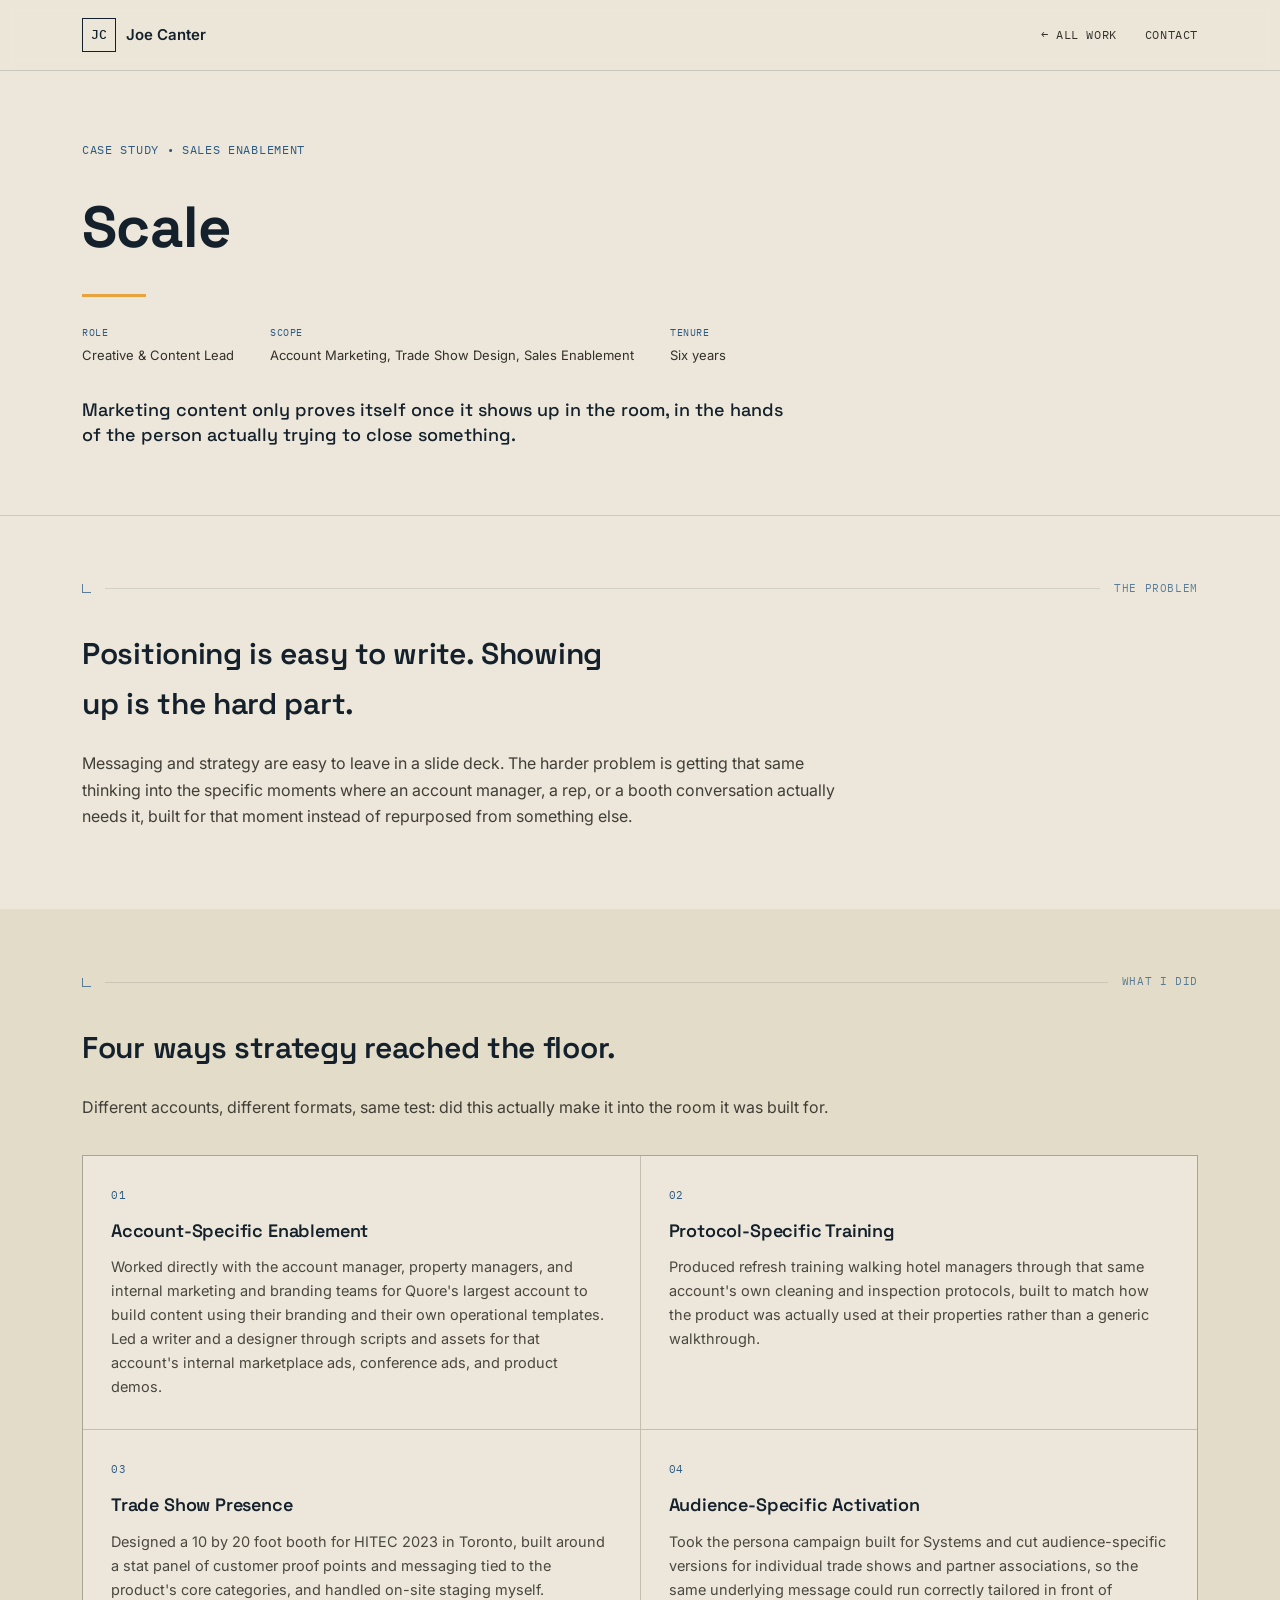
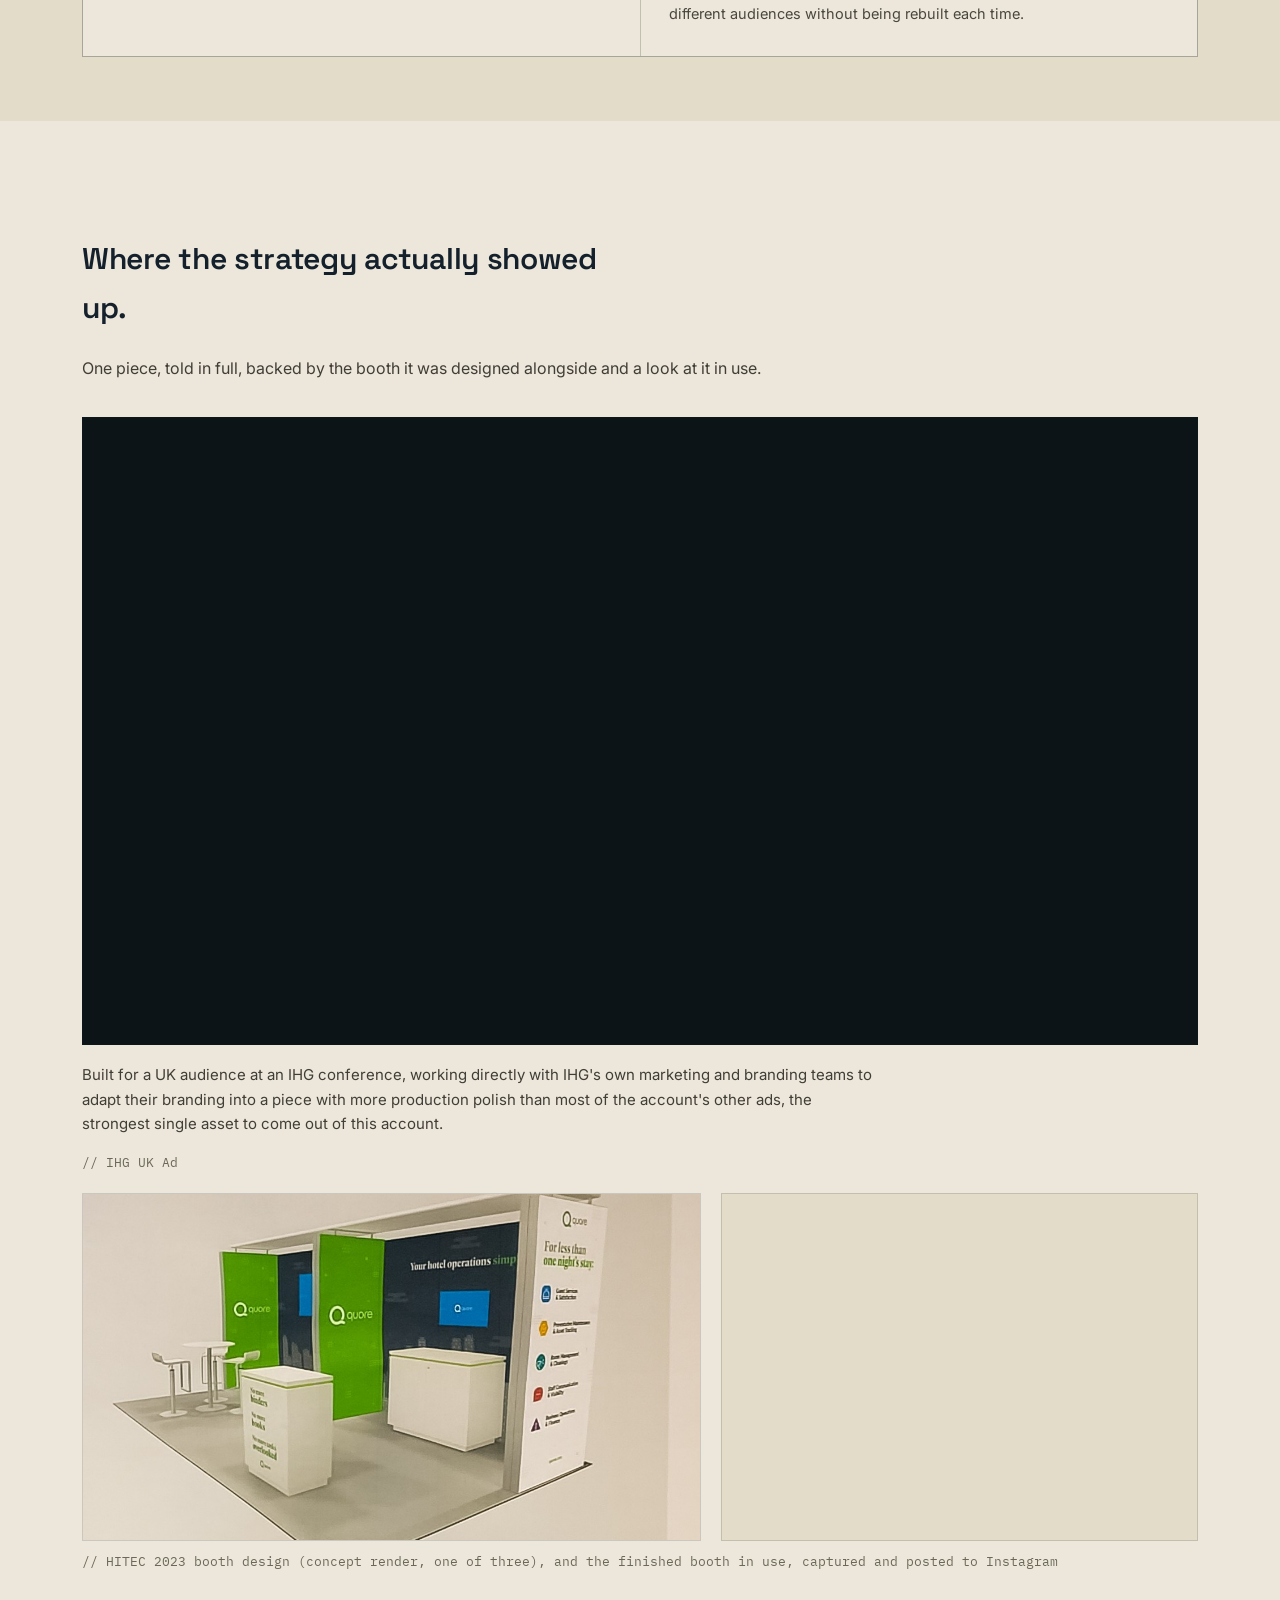
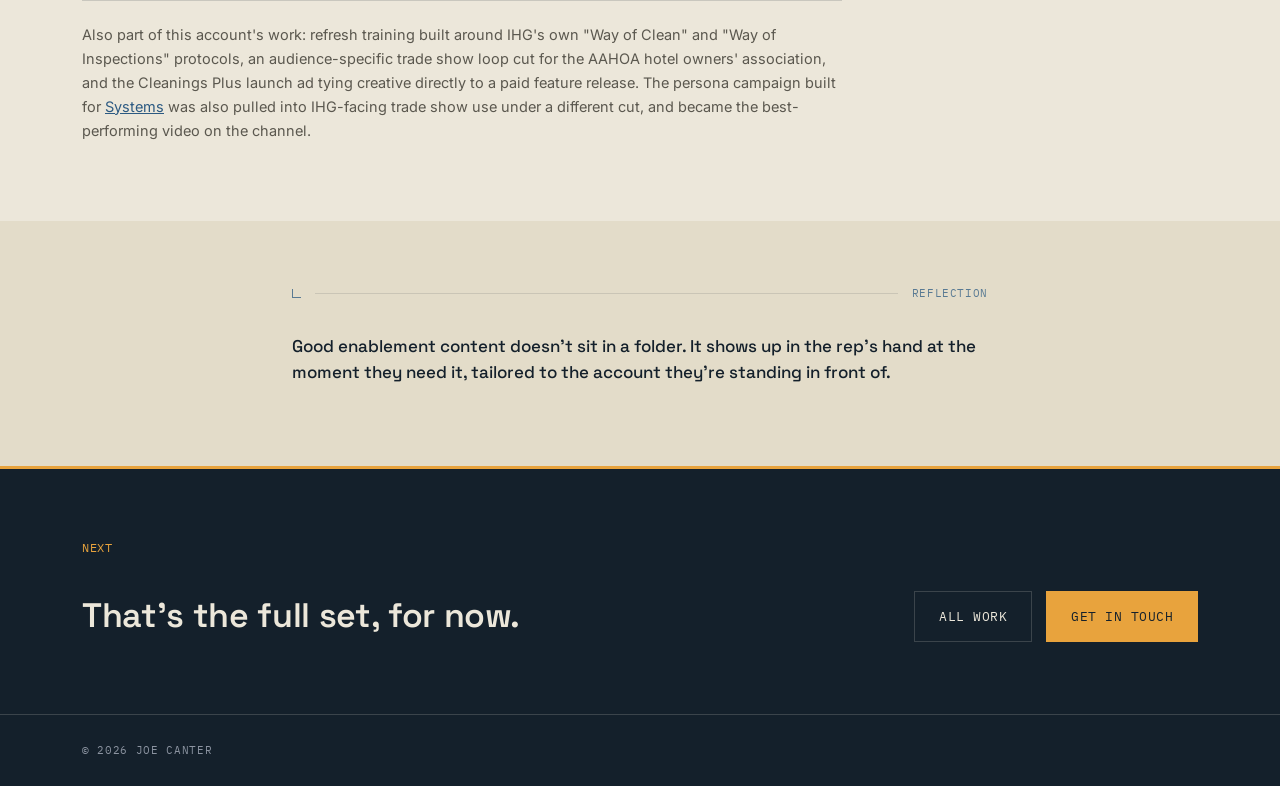
<file: projects/scale.html>
<!DOCTYPE html>
<html lang="en">
<head>
<meta charset="UTF-8">
<script>document.documentElement.classList.add('js');</script>
<meta name="viewport" content="width=device-width, initial-scale=1.0">
<title>Scale — Case Study — Joe Canter</title>
<meta name="description" content="Case study: turning positioning and messaging into sales enablement content reps actually used, from account marketing to the trade show floor.">
<link rel="icon" type="image/svg+xml" href="../favicon.svg">
<link rel="icon" href="../favicon.ico" sizes="any">
<link rel="apple-touch-icon" href="../apple-touch-icon.png">
<meta property="og:type" content="article">
<meta property="og:url" content="https://www.portfoliojoe.com/projects/scale.html">
<meta property="og:title" content="Scale — Case Study — Joe Canter">
<meta property="og:description" content="Turning positioning and messaging into sales enablement content reps actually used, from account marketing to the trade show floor.">
<meta property="og:image" content="https://www.portfoliojoe.com/assets/og-image.png">
<meta name="twitter:card" content="summary_large_image">
<meta name="twitter:title" content="Scale — Case Study — Joe Canter">
<meta name="twitter:description" content="Turning positioning and messaging into sales enablement content reps actually used, from account marketing to the trade show floor.">
<meta name="twitter:image" content="https://www.portfoliojoe.com/assets/og-image.png">
<link rel="preconnect" href="https://fonts.googleapis.com">
<link href="https://fonts.googleapis.com/css2?family=Space+Grotesk:wght@400;500;600;700&family=Inter:wght@400;500;600&family=IBM+Plex+Mono:wght@400;500&display=swap" rel="stylesheet">
<style>
  :root{
    --paper:#ECE7DA;
    --paper-alt:#E3DCC9;
    --ink:#14202B;
    --blueprint:#2C5A82;
    --amber:#E8A33D;
    --graphite:#33302A;
    --line: rgba(20,32,43,0.16);
    --line-dark: rgba(236,231,218,0.18);
  }
  *{box-sizing:border-box;}
  html{scroll-behavior:smooth;}
  body{
    margin:0;
    background:var(--paper);
    color:var(--graphite);
    font-family:'Inter', sans-serif;
    font-size:16px;
    line-height:1.65;
    -webkit-font-smoothing:antialiased;
  }
  h1,h2,h3{
    font-family:'Space Grotesk', sans-serif;
    color:var(--ink);
    margin:0;
    letter-spacing:-0.01em;
  }
  a{color:inherit;}
  a:focus-visible, button:focus-visible{
    outline:2px solid var(--amber);
    outline-offset:3px;
  }
  .mono{
    font-family:'IBM Plex Mono', monospace;
    letter-spacing:0.06em;
    text-transform:uppercase;
  }
  .wrap{
    max-width:1180px;
    margin:0 auto;
    padding:0 32px;
  }

  /* NAV */
  nav{
    position:sticky;
    top:0;
    z-index:50;
    background:rgba(236,231,218,0.92);
    backdrop-filter:blur(6px);
    border-bottom:1px solid var(--line);
  }
  .nav-inner{
    max-width:1180px;
    margin:0 auto;
    padding:18px 32px;
    display:flex;
    align-items:center;
    justify-content:space-between;
  }
  .logo{ display:flex; align-items:center; gap:10px; text-decoration:none; }
  .logo-mark{
    width:34px; height:34px;
    border:1.5px solid var(--ink);
    display:flex; align-items:center; justify-content:center;
    font-family:'IBM Plex Mono', monospace;
    font-size:13px; font-weight:500; color:var(--ink);
  }
  .logo-name{ font-size:15px; font-weight:600; color:var(--ink); }
  .nav-links{ display:flex; gap:28px; align-items:center; }
  .nav-links a{
    text-decoration:none; color:var(--graphite);
    font-family:'IBM Plex Mono', monospace;
    letter-spacing:0.05em; text-transform:uppercase; font-size:12px;
  }
  .nav-links a:hover{ color:var(--blueprint); }
  .back-link{
    display:inline-flex; align-items:center; gap:8px;
    font-size:12px;
  }

  /* HEADER */
  .case-header{
    padding:70px 0 50px;
    border-bottom:1px solid var(--line);
  }
  .eyebrow{ font-size:11.5px; color:var(--blueprint); display:block; margin-bottom:20px; }
  .case-header h1{
    font-size:clamp(36px, 5vw, 58px);
    font-weight:700;
  }
  .case-meta{
    display:flex;
    gap:36px;
    margin-top:28px;
    flex-wrap:wrap;
  }
  .meta-item{ font-size:13px; }
  .meta-item .label{
    display:block;
    font-family:'IBM Plex Mono', monospace;
    font-size:10px;
    color:var(--blueprint);
    margin-bottom:4px;
  }
  .case-header .framing{
    margin-top:30px;
    max-width:720px;
    font-size:18px;
    color:var(--ink);
    font-family:'Space Grotesk', sans-serif;
    font-weight:500;
    line-height:1.4;
  }

  /* DIVIDER */
  .divider{
    display:flex; align-items:center; gap:14px;
    color:var(--blueprint); opacity:0.75;
    margin:0 0 32px;
  }
  .divider .tick{
    width:9px; height:9px;
    border-left:1px solid var(--blueprint);
    border-bottom:1px solid var(--blueprint);
    flex:none;
  }
  .divider .rule{ flex:1; height:1px; background:var(--line); }
  .divider span.mono{ font-size:10.5px; color:var(--blueprint); white-space:nowrap; }

  /* SECTIONS */
  section.block{ padding:64px 0; }
  section.block.alt{ background:var(--paper-alt); }
  .block h2{
    font-size:clamp(24px, 3vw, 30px);
    font-weight:600;
    max-width:560px;
    margin-bottom:22px;
  }
  .block p.lead{
    max-width:760px;
    font-size:16px;
    color:#413e37;
  }

  /* SCOPE LIST */
  .scope-grid{
    display:grid;
    grid-template-columns:repeat(2, 1fr);
    gap:1px;
    background:var(--line);
    border:1px solid var(--line);
    margin-top:34px;
  }
  .scope-item{
    background:var(--paper);
    padding:30px 28px;
  }
  .scope-item .num{
    font-family:'IBM Plex Mono', monospace;
    font-size:11px;
    color:var(--blueprint);
    display:block;
    margin-bottom:12px;
  }
  .scope-item h3{
    font-size:18px;
    font-weight:600;
    margin-bottom:10px;
  }
  .scope-item p{
    font-size:14.5px;
    color:#4a473f;
    margin:0;
  }

  /* MEDIA GRID (placeholder slots — real assets pending) */
  .media-grid{
    display:grid;
    grid-template-columns:1.3fr 1fr;
    gap:20px;
    margin-top:36px;
  }
  .media-grid .span-2{ grid-column:1 / -1; }
  .media-slot{
    border:1px dashed var(--blueprint);
    background:var(--paper);
    aspect-ratio:16/9;
    display:flex;
    flex-direction:column;
    align-items:center;
    justify-content:center;
    gap:8px;
    color:var(--blueprint);
    text-align:center;
    padding:20px;
  }
  .media-slot .mono{ font-size:11px; }
  .media-slot .asset-name{
    font-family:'Space Grotesk', sans-serif;
    font-size:16px;
    font-weight:600;
    color:var(--ink);
  }
  .media-slot .hint{
    font-family:'Inter', sans-serif;
    text-transform:none;
    letter-spacing:0;
    font-size:12.5px;
    max-width:280px;
  }
  .media-slot.filled{
    border:1px solid var(--line);
    padding:0;
    overflow:hidden;
  }
  .media-slot.filled img{
    width:100%;
    height:100%;
    object-fit:cover;
    display:block;
  }
  .caption{
    font-size:12.5px;
    color:#6b6858;
    margin-top:10px;
    font-family:'IBM Plex Mono', monospace;
  }
  .media-story{
    margin-top:18px;
    max-width:800px;
    font-size:15px;
    color:#413e37;
  }
  .proof-note{
    margin-top:28px;
    max-width:760px;
    font-size:14.5px;
    color:#5b584f;
    border-top:1px solid var(--line);
    padding-top:22px;
  }
  .proof-note a{
    color:var(--blueprint);
    text-decoration:underline;
  }

  /* VIDEO EMBED */
  .video-embed{
    position:relative;
    aspect-ratio:16/9;
    background:#0c1418;
    border:1px solid var(--line);
    grid-column:1 / -1;
  }
  .video-embed iframe{
    position:absolute;
    inset:0;
    width:100%;
    height:100%;
    border:0;
  }

  /* INSTAGRAM EMBED */
  .insta-slot{
    border:1px solid var(--line);
    background:var(--paper-alt);
    display:flex;
    align-items:center;
    justify-content:center;
    padding:16px;
    min-height:100%;
  }
  .insta-slot .instagram-media{
    margin:0 !important;
    width:100% !important;
    max-width:340px !important;
    min-width:0 !important;
  }

  /* REFLECTION */
  .reflection{
    max-width:760px;
  }
  .reflection p{
    font-size:17px;
    color:var(--ink);
    font-family:'Space Grotesk', sans-serif;
    font-weight:500;
    line-height:1.5;
  }

  /* NEXT / CTA */
  .next-band{
    background:var(--ink);
    color:var(--paper);
    padding:70px 0;
    border-top:3px solid var(--amber);
  }
  .next-band .eyebrow{ color:var(--amber); }
  .next-band h2{
    color:var(--paper);
    font-size:clamp(24px, 3.2vw, 34px);
    font-weight:600;
    max-width:560px;
  }
  .next-row{
    display:flex;
    justify-content:space-between;
    align-items:center;
    flex-wrap:wrap;
    gap:20px;
    margin-top:30px;
  }
  .btn{
    font-family:'IBM Plex Mono', monospace;
    font-size:12.5px;
    letter-spacing:0.04em;
    text-transform:uppercase;
    padding:14px 24px;
    text-decoration:none;
    display:inline-flex;
    align-items:center;
    gap:8px;
    border:1px solid transparent;
    cursor:pointer;
    transition:all 0.18s ease;
  }
  .btn-primary{ background:var(--amber); color:var(--ink); }
  .btn-primary:hover{ background:var(--paper); }
  .btn-outline{
    border-color:var(--line-dark);
    color:var(--paper);
  }
  .btn-outline:hover{ border-color:var(--amber); color:var(--amber); }

  footer{
    background:var(--ink);
    border-top:1px solid var(--line-dark);
    padding:26px 0;
  }
  .footer-inner{
    display:flex; justify-content:space-between; align-items:center;
    flex-wrap:wrap; gap:14px;
  }
  footer .mono{ font-size:11px; color:#8b93a0; }

  @media (max-width: 720px){
    .scope-grid{ grid-template-columns:1fr; }
    .media-grid{ grid-template-columns:1fr; }
    .case-meta{ gap:24px; }
  }

  /* ---------- MOTION: scroll reveal ---------- */
  .reveal{ transition:opacity 0.6s ease, transform 0.6s ease; }
  .js .reveal{ opacity:0; transform:translateY(18px); }
  .js .reveal.is-visible{ opacity:1; transform:translateY(0); }

  .js .divider .rule{ transform:scaleX(0); transform-origin:left; transition:transform 0.6s ease; }
  .js .divider .tick{ opacity:0; transition:opacity 0.3s ease; }
  .js .divider span.mono{ opacity:0; transition:opacity 0.35s ease; }
  .js .divider.is-visible .rule{ transform:scaleX(1); }
  .js .divider.is-visible .tick{ opacity:1; transition-delay:0.45s; }
  .js .divider.is-visible span.mono{ opacity:1; transition-delay:0.55s; }

  /* corner annotation: hover on desktop, one-time reveal on touch/scroll */
  .annotate{ position:relative; }
  .annotate::before, .annotate::after{
    content:'';
    position:absolute;
    width:10px; height:10px;
    opacity:0;
    transition:opacity 0.25s ease, transform 0.25s ease;
    pointer-events:none;
  }
  .annotate::before{
    top:-4px; left:-4px;
    border-top:1.5px solid var(--amber);
    border-left:1.5px solid var(--amber);
    transform:translate(3px,3px);
  }
  .annotate::after{
    bottom:-4px; right:-4px;
    border-bottom:1.5px solid var(--amber);
    border-right:1.5px solid var(--amber);
    transform:translate(-3px,-3px);
  }
  .annotate:hover::before, .annotate:hover::after,
  .annotate.is-annotated::before, .annotate.is-annotated::after{
    opacity:1;
    transform:translate(0,0);
  }

  /* case-header draw-in accent (underline) */
  .case-accent{
    display:block;
    height:3px;
    width:64px;
    background:var(--amber);
    margin-top:18px;
    transform-origin:left;
  }
  .js .case-accent{ transform:scaleX(0); transition:transform 0.9s cubic-bezier(.65,0,.35,1) 0.35s; }
  .js .case-accent.is-drawn{ transform:scaleX(1); }

  @media (prefers-reduced-motion: reduce){
    .reveal, .divider .rule, .divider .tick, .divider span.mono, .annotate::before, .annotate::after, .case-accent{
      transition:none !important;
    }
    .js .reveal{ opacity:1 !important; transform:none !important; }
    .js .case-accent{ transform:scaleX(1) !important; }
  }

  /* ---------- MOTION: cross-page view transitions ---------- */
  @view-transition{ navigation: auto; }
  nav{ view-transition-name: site-nav; }
  @media (prefers-reduced-motion: reduce){
    ::view-transition-group(*), ::view-transition-old(*), ::view-transition-new(*){
      animation:none !important;
    }
  }
</style>
</head>
<body>

<nav>
  <div class="nav-inner">
    <a href="../index.html" class="logo">
      <div class="logo-mark">JC</div>
      <span class="logo-name">Joe Canter</span>
    </a>
    <div class="nav-links">
      <a href="../index.html" class="back-link">&larr; All work</a>
      <a href="../index.html#contact">Contact</a>
    </div>
  </div>
</nav>

<header class="case-header">
  <div class="wrap">
    <span class="eyebrow mono">Case Study &bull; Sales Enablement</span>
    <h1>Scale</h1>
    <span class="case-accent" aria-hidden="true"></span>
    <div class="case-meta reveal">
      <div class="meta-item">
        <span class="label mono">Role</span>
        Creative &amp; Content Lead
      </div>
      <div class="meta-item">
        <span class="label mono">Scope</span>
        Account Marketing, Trade Show Design, Sales Enablement
      </div>
      <div class="meta-item">
        <span class="label mono">Tenure</span>
        Six years
      </div>
    </div>
    <p class="framing reveal" style="transition-delay:80ms">Marketing content only proves itself once it shows up in the room, in the hands of the person actually trying to close something.</p>
  </div>
</header>

<section class="block">
  <div class="wrap">
    <div class="divider">
      <div class="tick"></div>
      <div class="rule"></div>
      <span class="mono">The Problem</span>
    </div>
    <h2 class="reveal">Positioning is easy to write. Showing up is the hard part.</h2>
    <p class="lead reveal" style="transition-delay:70ms">Messaging and strategy are easy to leave in a slide deck. The harder problem is getting that same thinking into the specific moments where an account manager, a rep, or a booth conversation actually needs it, built for that moment instead of repurposed from something else.</p>
  </div>
</section>

<section class="block alt">
  <div class="wrap">
    <div class="divider">
      <div class="tick"></div>
      <div class="rule"></div>
      <span class="mono">What I Did</span>
    </div>
    <h2 class="reveal">Four ways strategy reached the floor.</h2>
    <p class="lead reveal" style="transition-delay:70ms">Different accounts, different formats, same test: did this actually make it into the room it was built for.</p>

    <div class="scope-grid">
      <div class="scope-item annotate reveal" style="transition-delay:0ms">
        <span class="num mono">01</span>
        <h3>Account-Specific Enablement</h3>
        <p>Worked directly with the account manager, property managers, and internal marketing and branding teams for Quore's largest account to build content using their branding and their own operational templates. Led a writer and a designer through scripts and assets for that account's internal marketplace ads, conference ads, and product demos.</p>
      </div>
      <div class="scope-item annotate reveal" style="transition-delay:70ms">
        <span class="num mono">02</span>
        <h3>Protocol-Specific Training</h3>
        <p>Produced refresh training walking hotel managers through that same account's own cleaning and inspection protocols, built to match how the product was actually used at their properties rather than a generic walkthrough.</p>
      </div>
      <div class="scope-item annotate reveal" style="transition-delay:140ms">
        <span class="num mono">03</span>
        <h3>Trade Show Presence</h3>
        <p>Designed a 10 by 20 foot booth for HITEC 2023 in Toronto, built around a stat panel of customer proof points and messaging tied to the product's core categories, and handled on-site staging myself.</p>
      </div>
      <div class="scope-item annotate reveal" style="transition-delay:210ms">
        <span class="num mono">04</span>
        <h3>Audience-Specific Activation</h3>
        <p>Took the persona campaign built for Systems and cut audience-specific versions for individual trade shows and partner associations, so the same underlying message could run correctly tailored in front of different audiences without being rebuilt each time.</p>
      </div>
    </div>
  </div>
</section>

<section class="block">
  <div class="wrap">
    <div class="divider">
      <div class="tick"></div>
      <div class="rule"></div>
      <span class="mono">Selected Work</span>
    </div>
    <h2 class="reveal">Where the strategy actually showed up.</h2>
    <p class="lead reveal" style="transition-delay:70ms">One piece, told in full, backed by the booth it was designed alongside and a look at it in use.</p>

    <div class="media-grid">
      <div class="video-embed reveal">
        <iframe src="https://www.youtube.com/embed/5fFdXGPa3-M" title="IHG UK Ad" loading="lazy" allowfullscreen></iframe>
      </div>
    </div>
    <p class="media-story">Built for a UK audience at an IHG conference, working directly with IHG's own marketing and branding teams to adapt their branding into a piece with more production polish than most of the account's other ads, the strongest single asset to come out of this account.</p>
    <p class="caption">// IHG UK Ad</p>

    <div class="media-grid" style="margin-top:20px;">
      <div class="media-slot filled reveal" style="transition-delay:0ms">
        <img src="../assets/images/scale/hitec-booth.jpg" alt="3D render of the 10 by 20 foot HITEC 2023 booth design, Concept 002, featuring the Toronto skyline motif and a stat panel of customer proof points" loading="lazy">
      </div>
      <div class="insta-slot annotate reveal" style="transition-delay:90ms">
        <blockquote class="instagram-media" data-instgrm-permalink="https://www.instagram.com/reel/DLS3SvoydOJ/" data-instgrm-version="14"></blockquote>
      </div>
    </div>
    <script async src="//www.instagram.com/embed.js"></script>
    <p class="caption">// HITEC 2023 booth design (concept render, one of three), and the finished booth in use, captured and posted to Instagram</p>
    <p class="proof-note reveal">Also part of this account's work: refresh training built around IHG's own "Way of Clean" and "Way of Inspections" protocols, an audience-specific trade show loop cut for the AAHOA hotel owners' association, and the Cleanings Plus launch ad tying creative directly to a paid feature release. The persona campaign built for <a href="systems.html">Systems</a> was also pulled into IHG-facing trade show use under a different cut, and became the best-performing video on the channel.</p>
  </div>
</section>

<section class="block alt">
  <div class="wrap reflection">
    <div class="divider">
      <div class="tick"></div>
      <div class="rule"></div>
      <span class="mono">Reflection</span>
    </div>
    <p class="reveal">Good enablement content doesn't sit in a folder. It shows up in the rep's hand at the moment they need it, tailored to the account they're standing in front of.</p>
  </div>
</section>

<section class="next-band">
  <div class="wrap reveal">
    <span class="eyebrow mono">Next</span>
    <div class="next-row">
      <h2>That's the full set, for now.</h2>
      <div style="display:flex; gap:14px;">
        <a href="../index.html" class="btn btn-outline">All work</a>
        <a href="../index.html#contact" class="btn btn-primary">Get in touch</a>
      </div>
    </div>
  </div>
</section>

<footer>
  <div class="wrap footer-inner">
    <span class="mono">&copy; 2026 Joe Canter</span>
  </div>
</footer>

<script>
  (function(){
    var reduce = window.matchMedia('(prefers-reduced-motion: reduce)').matches;
    var revealEls = document.querySelectorAll('.reveal, .divider');

    if(reduce || !('IntersectionObserver' in window)){
      revealEls.forEach(function(el){ el.classList.add('is-visible'); });
    } else {
      var io = new IntersectionObserver(function(entries){
        entries.forEach(function(entry){
          if(entry.isIntersecting){
            entry.target.classList.add('is-visible');
            io.unobserve(entry.target);
          }
        });
      }, { threshold: 0.15, rootMargin: '0px 0px -40px 0px' });
      revealEls.forEach(function(el){ io.observe(el); });
    }

    // Touch/no-hover devices: reveal the corner-tick annotation once on
    // scroll instead of requiring a hover that can't happen.
    var noHover = window.matchMedia('(hover: none)').matches;
    if(noHover){
      var marks = document.querySelectorAll('.annotate');
      if(reduce || !('IntersectionObserver' in window)){
        marks.forEach(function(el){ el.classList.add('is-annotated'); });
      } else {
        var io2 = new IntersectionObserver(function(entries){
          entries.forEach(function(entry){
            if(entry.isIntersecting){
              entry.target.classList.add('is-annotated');
              io2.unobserve(entry.target);
            }
          });
        }, { threshold: 0.5 });
        marks.forEach(function(el){ io2.observe(el); });
      }
    }

    // Above-the-fold draw-in accents (case header underline, if present).
    var accents = document.querySelectorAll('.case-accent');
    if(accents.length && !reduce){
      requestAnimationFrame(function(){
        requestAnimationFrame(function(){
          accents.forEach(function(el){ el.classList.add('is-drawn'); });
        });
      });
    } else if(accents.length){
      accents.forEach(function(el){ el.classList.add('is-drawn'); });
    }
  })();
</script>

</body>
</html>
</file>
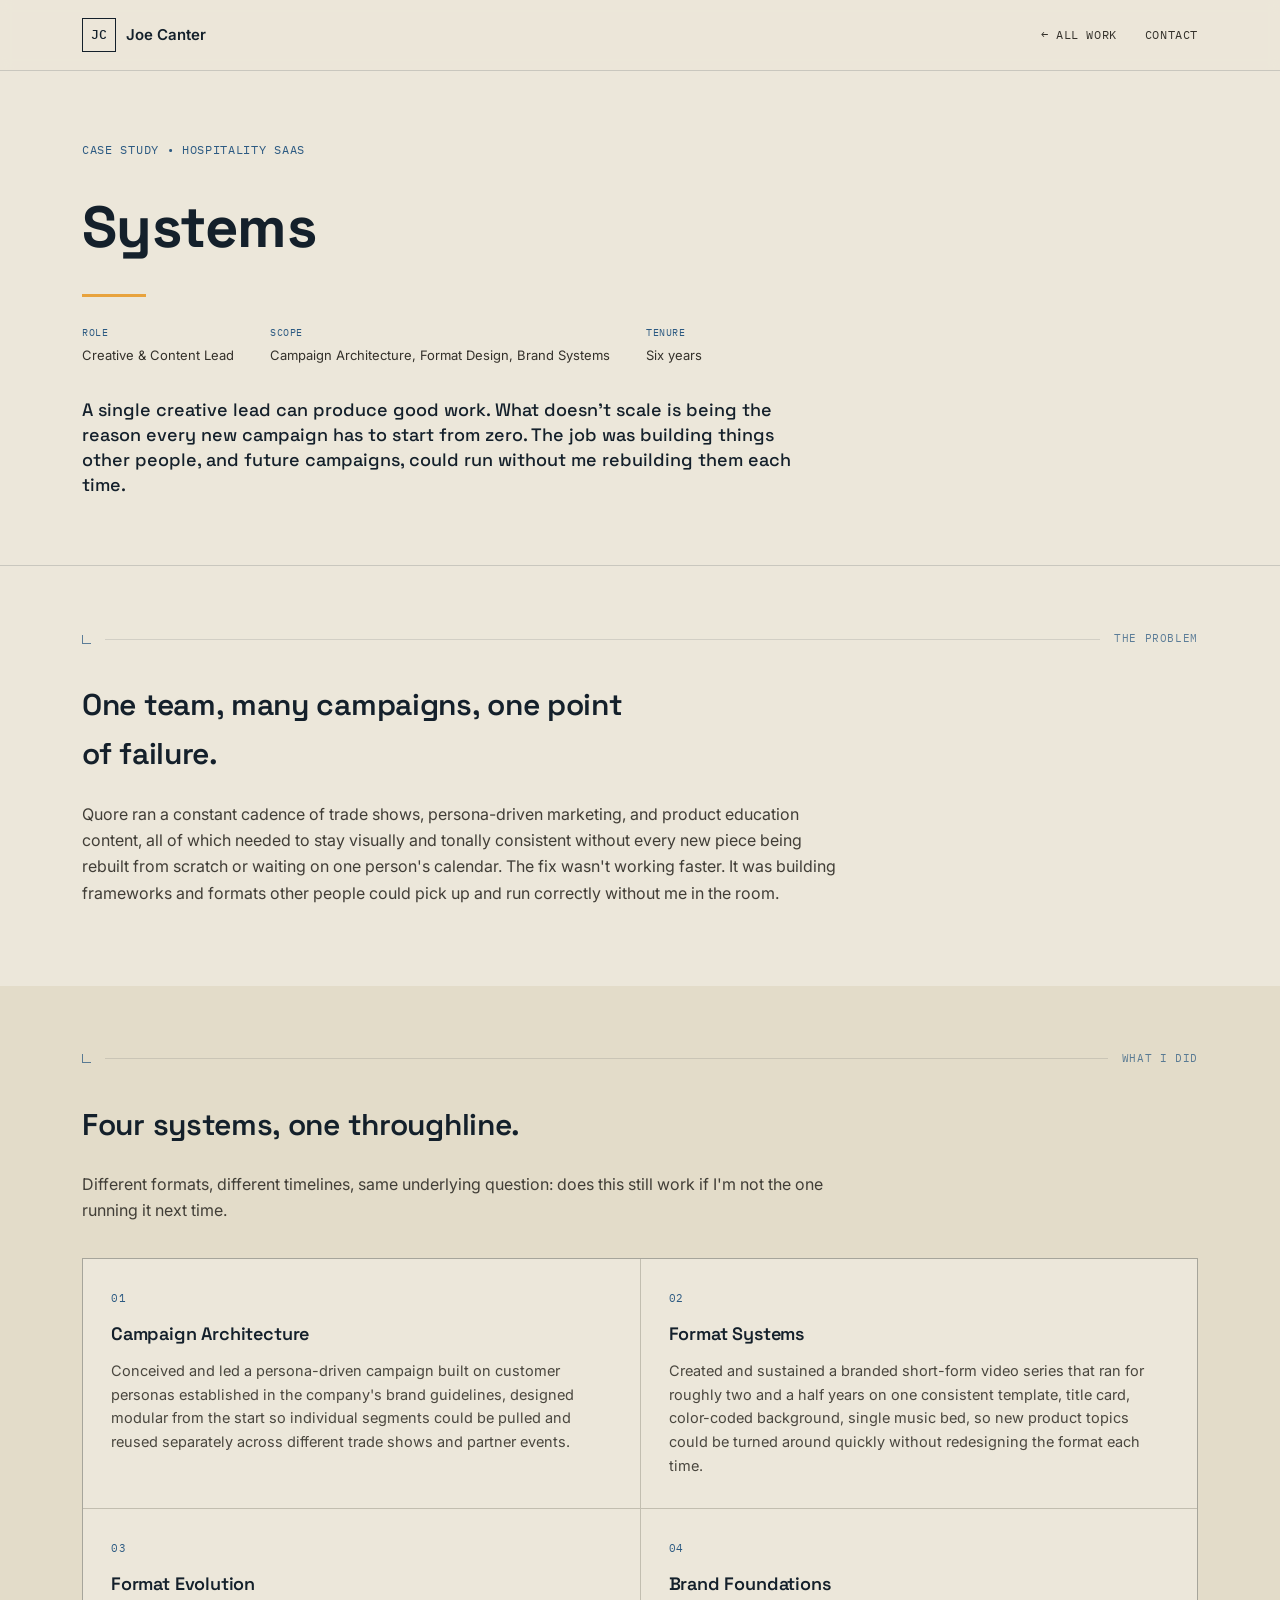
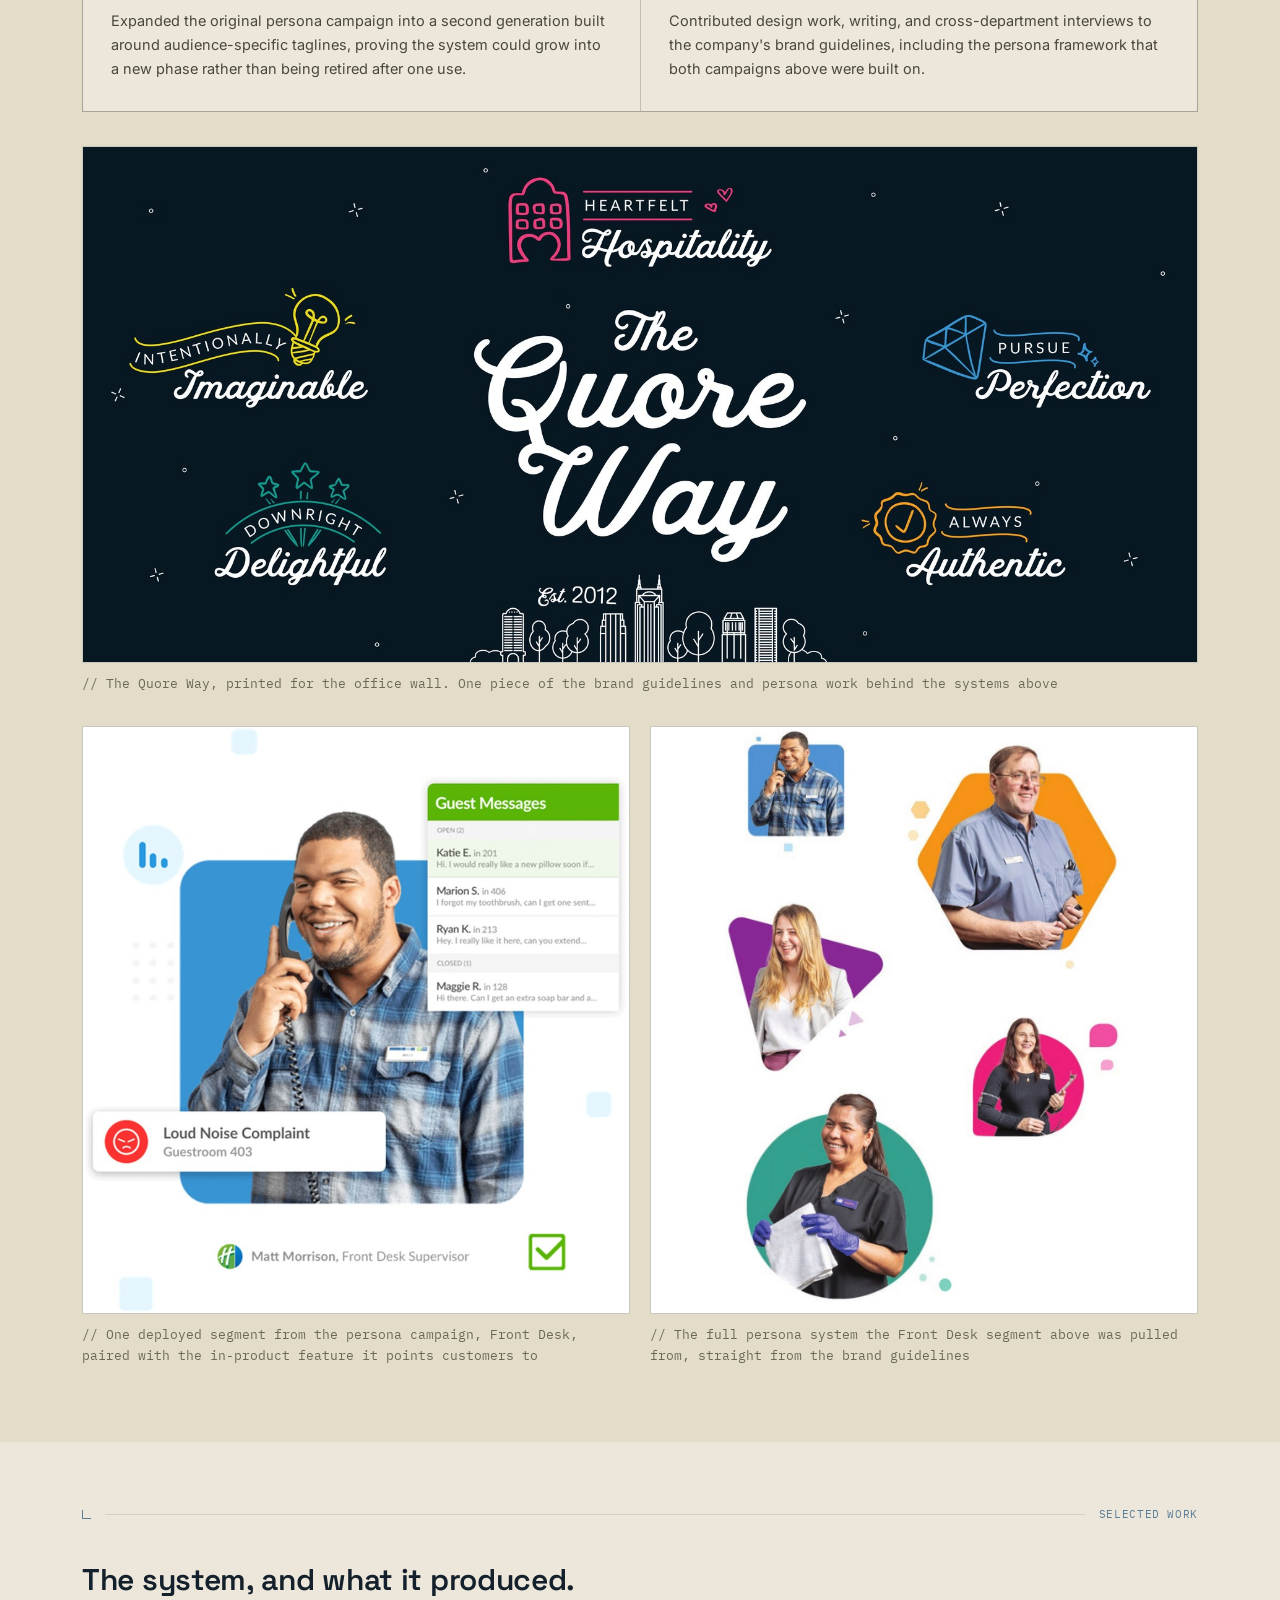
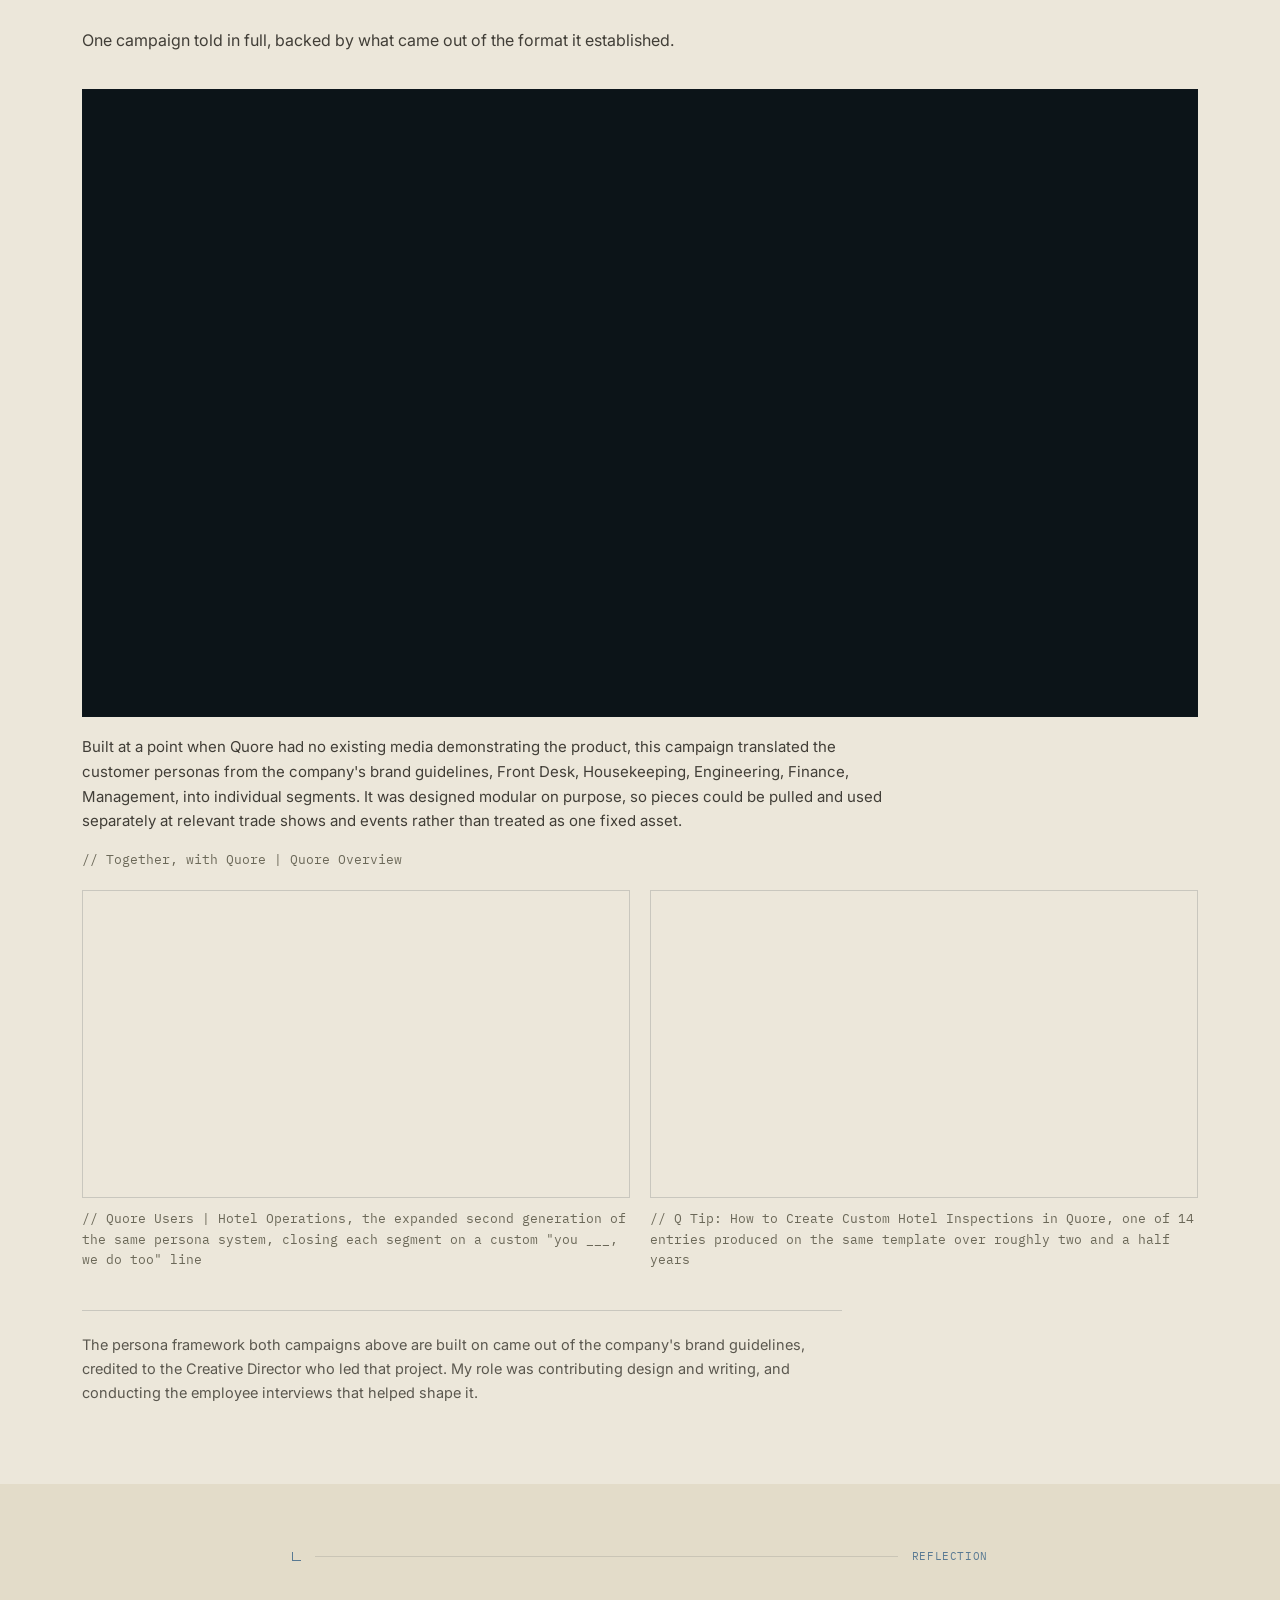
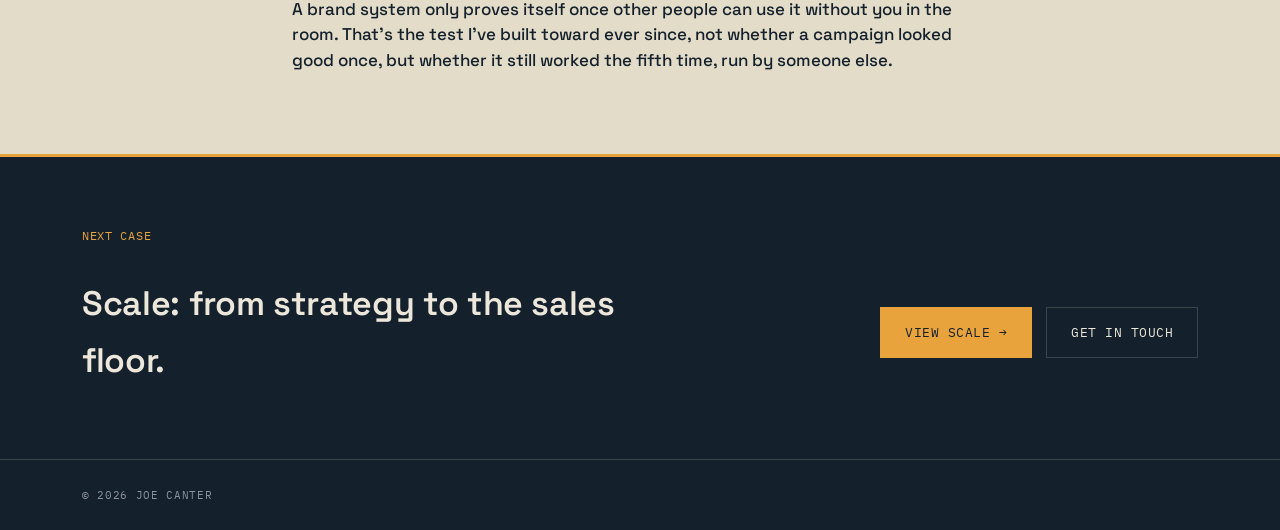
<file: projects/systems.html>
<!DOCTYPE html>
<html lang="en">
<head>
<meta charset="UTF-8">
<script>document.documentElement.classList.add('js');</script>
<meta name="viewport" content="width=device-width, initial-scale=1.0">
<title>Systems — Case Study — Joe Canter</title>
<meta name="description" content="Case study: building repeatable brand and content systems so creative output didn't depend on one person holding it all together.">
<link rel="icon" type="image/svg+xml" href="../favicon.svg">
<link rel="icon" href="../favicon.ico" sizes="any">
<link rel="apple-touch-icon" href="../apple-touch-icon.png">
<meta property="og:type" content="article">
<meta property="og:url" content="https://www.portfoliojoe.com/projects/systems.html">
<meta property="og:title" content="Systems — Case Study — Joe Canter">
<meta property="og:description" content="Building repeatable brand and content systems so creative output didn't depend on one person holding it all together.">
<meta property="og:image" content="https://www.portfoliojoe.com/assets/og-image.png">
<meta name="twitter:card" content="summary_large_image">
<meta name="twitter:title" content="Systems — Case Study — Joe Canter">
<meta name="twitter:description" content="Building repeatable brand and content systems so creative output didn't depend on one person holding it all together.">
<meta name="twitter:image" content="https://www.portfoliojoe.com/assets/og-image.png">
<link rel="preconnect" href="https://fonts.googleapis.com">
<link href="https://fonts.googleapis.com/css2?family=Space+Grotesk:wght@400;500;600;700&family=Inter:wght@400;500;600&family=IBM+Plex+Mono:wght@400;500&display=swap" rel="stylesheet">
<style>
  :root{
    --paper:#ECE7DA;
    --paper-alt:#E3DCC9;
    --ink:#14202B;
    --blueprint:#2C5A82;
    --amber:#E8A33D;
    --graphite:#33302A;
    --line: rgba(20,32,43,0.16);
    --line-dark: rgba(236,231,218,0.18);
  }
  *{box-sizing:border-box;}
  html{scroll-behavior:smooth;}
  body{
    margin:0; 
    background:var(--paper);
    color:var(--graphite);
    font-family:'Inter', sans-serif;
    font-size:16px;
    line-height:1.65;
    -webkit-font-smoothing:antialiased;
  }
  h1,h2,h3{
    font-family:'Space Grotesk', sans-serif;
    color:var(--ink);
    margin:0;
    letter-spacing:-0.01em;
  }
  a{color:inherit;}
  a:focus-visible, button:focus-visible{
    outline:2px solid var(--amber);
    outline-offset:3px;
  }
  .mono{
    font-family:'IBM Plex Mono', monospace;
    letter-spacing:0.06em;
    text-transform:uppercase;
  }
  .wrap{
    max-width:1180px;
    margin:0 auto;
    padding:0 32px;
  }

  /* NAV */
  nav{
    position:sticky;
    top:0;
    z-index:50;
    background:rgba(236,231,218,0.92);
    backdrop-filter:blur(6px);
    border-bottom:1px solid var(--line);
  }
  .nav-inner{
    max-width:1180px;
    margin:0 auto;
    padding:18px 32px;
    display:flex;
    align-items:center;
    justify-content:space-between;
  }
  .logo{ display:flex; align-items:center; gap:10px; text-decoration:none; }
  .logo-mark{
    width:34px; height:34px;
    border:1.5px solid var(--ink);
    display:flex; align-items:center; justify-content:center;
    font-family:'IBM Plex Mono', monospace;
    font-size:13px; font-weight:500; color:var(--ink);
  }
  .logo-name{ font-size:15px; font-weight:600; color:var(--ink); }
  .nav-links{ display:flex; gap:28px; align-items:center; }
  .nav-links a{
    text-decoration:none; color:var(--graphite);
    font-family:'IBM Plex Mono', monospace;
    letter-spacing:0.05em; text-transform:uppercase; font-size:12px;
  }
  .nav-links a:hover{ color:var(--blueprint); }
  .back-link{
    display:inline-flex; align-items:center; gap:8px;
    font-size:12px;
  }

  /* HEADER */
  .case-header{
    padding:70px 0 50px;
    border-bottom:1px solid var(--line);
  }
  .eyebrow{ font-size:11.5px; color:var(--blueprint); display:block; margin-bottom:20px; }
  .case-header h1{
    font-size:clamp(36px, 5vw, 58px);
    font-weight:700;
  }
  .case-meta{
    display:flex;
    gap:36px;
    margin-top:28px;
    flex-wrap:wrap;
  }
  .meta-item{ font-size:13px; }
  .meta-item .label{
    display:block;
    font-family:'IBM Plex Mono', monospace;
    font-size:10px;
    color:var(--blueprint);
    margin-bottom:4px;
  }
  .case-header .framing{
    margin-top:30px;
    max-width:720px;
    font-size:18px;
    color:var(--ink);
    font-family:'Space Grotesk', sans-serif;
    font-weight:500;
    line-height:1.4;
  }

  /* DIVIDER */
  .divider{
    display:flex; align-items:center; gap:14px;
    color:var(--blueprint); opacity:0.75;
    margin:0 0 32px;
  }
  .divider .tick{
    width:9px; height:9px;
    border-left:1px solid var(--blueprint);
    border-bottom:1px solid var(--blueprint);
    flex:none;
  }
  .divider .rule{ flex:1; height:1px; background:var(--line); }
  .divider span.mono{ font-size:10.5px; color:var(--blueprint); white-space:nowrap; }

  /* SECTIONS */
  section.block{ padding:64px 0; }
  section.block.alt{ background:var(--paper-alt); }
  .block h2{
    font-size:clamp(24px, 3vw, 30px);
    font-weight:600;
    max-width:560px;
    margin-bottom:22px;
  }
  .block p.lead{
    max-width:760px;
    font-size:16px;
    color:#413e37;
  }

  /* SCOPE LIST */
  .scope-grid{
    display:grid;
    grid-template-columns:repeat(2, 1fr);
    gap:1px;
    background:var(--line);
    border:1px solid var(--line);
    margin-top:34px;
  }
  .scope-item{
    background:var(--paper);
    padding:30px 28px;
  }
  .scope-item .num{
    font-family:'IBM Plex Mono', monospace;
    font-size:11px;
    color:var(--blueprint);
    display:block;
    margin-bottom:12px;
  }
  .scope-item h3{
    font-size:18px;
    font-weight:600;
    margin-bottom:10px;
  }
  .scope-item p{
    font-size:14.5px;
    color:#4a473f;
    margin:0;
  }

  /* VIDEO EMBED + PROOF GRID */
  .video-embed{
    position:relative;
    aspect-ratio:16/9;
    background:#0c1418;
    border:1px solid var(--line);
    margin-top:36px;
  }
  .video-embed iframe{
    position:absolute;
    inset:0;
    width:100%;
    height:100%;
    border:0;
  }
  .media-story{
    margin-top:18px;
    max-width:800px;
    font-size:15px;
    color:#413e37;
  }
  .caption{
    font-size:12.5px;
    color:#6b6858;
    margin-top:10px;
    font-family:'IBM Plex Mono', monospace;
  }
  .proof-grid{
    display:grid;
    grid-template-columns:repeat(2, 1fr);
    gap:20px;
    margin-top:20px;
  }
  .proof-item .thumb{
    aspect-ratio:16/9;
    overflow:hidden;
    border:1px solid var(--line);
    background:var(--paper);
    position:relative;
  }
  .proof-item .thumb img{
    width:100%;
    height:100%;
    object-fit:cover;
    display:block;
  }
  .proof-item .thumb iframe{
    position:absolute;
    inset:0;
    width:100%;
    height:100%;
    border:0;
  }
  .proof-note{
    margin-top:28px;
    max-width:760px;
    font-size:14.5px;
    color:#5b584f;
    border-top:1px solid var(--line);
    padding-top:22px;
  }
  @media (max-width: 720px){
    .proof-grid{ grid-template-columns:1fr; }
  }

  /* REFLECTION */
  .reflection{
    max-width:760px;
  }
  .reflection p{
    font-size:17px;
    color:var(--ink);
    font-family:'Space Grotesk', sans-serif;
    font-weight:500;
    line-height:1.5;
  }

  /* NEXT / CTA */
  .next-band{
    background:var(--ink);
    color:var(--paper);
    padding:70px 0;
    border-top:3px solid var(--amber);
  }
  .next-band .eyebrow{ color:var(--amber); }
  .next-band h2{
    color:var(--paper);
    font-size:clamp(24px, 3.2vw, 34px);
    font-weight:600;
    max-width:560px;
  }
  .next-row{
    display:flex;
    justify-content:space-between;
    align-items:center;
    flex-wrap:wrap;
    gap:20px;
    margin-top:30px;
  }
  .btn{
    font-family:'IBM Plex Mono', monospace;
    font-size:12.5px;
    letter-spacing:0.04em;
    text-transform:uppercase;
    padding:14px 24px;
    text-decoration:none;
    display:inline-flex;
    align-items:center;
    gap:8px;
    border:1px solid transparent;
    cursor:pointer;
    transition:all 0.18s ease;
  }
  .btn-primary{ background:var(--amber); color:var(--ink); }
  .btn-primary:hover{ background:var(--paper); }
  .btn-outline{
    border-color:var(--line-dark);
    color:var(--paper);
  }
  .btn-outline:hover{ border-color:var(--amber); color:var(--amber); }

  footer{
    background:var(--ink);
    border-top:1px solid var(--line-dark);
    padding:26px 0;
  }
  .footer-inner{
    display:flex; justify-content:space-between; align-items:center;
    flex-wrap:wrap; gap:14px;
  }
  footer .mono{ font-size:11px; color:#8b93a0; }

  @media (max-width: 720px){
    .scope-grid{ grid-template-columns:1fr; }
    .case-meta{ gap:24px; }
  }

  /* ---------- MOTION: scroll reveal ---------- */
  .reveal{ transition:opacity 0.6s ease, transform 0.6s ease; }
  .js .reveal{ opacity:0; transform:translateY(18px); }
  .js .reveal.is-visible{ opacity:1; transform:translateY(0); }

  .js .divider .rule{ transform:scaleX(0); transform-origin:left; transition:transform 0.6s ease; }
  .js .divider .tick{ opacity:0; transition:opacity 0.3s ease; }
  .js .divider span.mono{ opacity:0; transition:opacity 0.35s ease; }
  .js .divider.is-visible .rule{ transform:scaleX(1); }
  .js .divider.is-visible .tick{ opacity:1; transition-delay:0.45s; }
  .js .divider.is-visible span.mono{ opacity:1; transition-delay:0.55s; }

  /* corner annotation: hover on desktop, one-time reveal on touch/scroll */
  .annotate{ position:relative; }
  .annotate::before, .annotate::after{
    content:'';
    position:absolute;
    width:10px; height:10px;
    opacity:0;
    transition:opacity 0.25s ease, transform 0.25s ease;
    pointer-events:none;
  }
  .annotate::before{
    top:-4px; left:-4px;
    border-top:1.5px solid var(--amber);
    border-left:1.5px solid var(--amber);
    transform:translate(3px,3px);
  }
  .annotate::after{
    bottom:-4px; right:-4px;
    border-bottom:1.5px solid var(--amber);
    border-right:1.5px solid var(--amber);
    transform:translate(-3px,-3px);
  }
  .annotate:hover::before, .annotate:hover::after,
  .annotate.is-annotated::before, .annotate.is-annotated::after{
    opacity:1;
    transform:translate(0,0);
  }

  /* case-header draw-in accent (underline) */
  .case-accent{
    display:block;
    height:3px;
    width:64px;
    background:var(--amber);
    margin-top:18px;
    transform-origin:left;
  }
  .js .case-accent{ transform:scaleX(0); transition:transform 0.9s cubic-bezier(.65,0,.35,1) 0.35s; }
  .js .case-accent.is-drawn{ transform:scaleX(1); }

  @media (prefers-reduced-motion: reduce){
    .reveal, .divider .rule, .divider .tick, .divider span.mono, .annotate::before, .annotate::after, .case-accent{
      transition:none !important;
    }
    .js .reveal{ opacity:1 !important; transform:none !important; }
    .js .case-accent{ transform:scaleX(1) !important; }
  }

  /* ---------- MOTION: cross-page view transitions ---------- */
  @view-transition{ navigation: auto; }
  nav{ view-transition-name: site-nav; }
  @media (prefers-reduced-motion: reduce){
    ::view-transition-group(*), ::view-transition-old(*), ::view-transition-new(*){
      animation:none !important;
    }
  }
</style>
</head>
<body>

<nav>
  <div class="nav-inner">
    <a href="../index.html" class="logo">
      <div class="logo-mark">JC</div>
      <span class="logo-name">Joe Canter</span>
    </a>
    <div class="nav-links">
      <a href="../index.html" class="back-link">&larr; All work</a>
      <a href="../index.html#contact">Contact</a>
    </div>
  </div>
</nav>

<header class="case-header">
  <div class="wrap">
    <span class="eyebrow mono">Case Study &bull; Hospitality SaaS</span>
    <h1>Systems</h1>
    <span class="case-accent" aria-hidden="true"></span>
    <div class="case-meta reveal">
      <div class="meta-item">
        <span class="label mono">Role</span>
        Creative &amp; Content Lead
      </div>
      <div class="meta-item">
        <span class="label mono">Scope</span>
        Campaign Architecture, Format Design, Brand Systems
      </div>
      <div class="meta-item">
        <span class="label mono">Tenure</span>
        Six years
      </div>
    </div>
    <p class="framing reveal" style="transition-delay:80ms">A single creative lead can produce good work. What doesn't scale is being the reason every new campaign has to start from zero. The job was building things other people, and future campaigns, could run without me rebuilding them each time.</p>
  </div>
</header>

<section class="block">
  <div class="wrap">
    <div class="divider">
      <div class="tick"></div>
      <div class="rule"></div>
      <span class="mono">The Problem</span>
    </div>
    <h2 class="reveal">One team, many campaigns, one point of failure.</h2>
    <p class="lead reveal" style="transition-delay:70ms">Quore ran a constant cadence of trade shows, persona-driven marketing, and product education content, all of which needed to stay visually and tonally consistent without every new piece being rebuilt from scratch or waiting on one person's calendar. The fix wasn't working faster. It was building frameworks and formats other people could pick up and run correctly without me in the room.</p>
  </div>
</section>

<section class="block alt">
  <div class="wrap">
    <div class="divider">
      <div class="tick"></div>
      <div class="rule"></div>
      <span class="mono">What I Did</span>
    </div>
    <h2 class="reveal">Four systems, one throughline.</h2>
    <p class="lead reveal" style="transition-delay:70ms">Different formats, different timelines, same underlying question: does this still work if I'm not the one running it next time.</p>

    <div class="scope-grid">
      <div class="scope-item annotate reveal" style="transition-delay:0ms">
        <span class="num mono">01</span>
        <h3>Campaign Architecture</h3>
        <p>Conceived and led a persona-driven campaign built on customer personas established in the company's brand guidelines, designed modular from the start so individual segments could be pulled and reused separately across different trade shows and partner events.</p>
      </div>
      <div class="scope-item annotate reveal" style="transition-delay:70ms">
        <span class="num mono">02</span>
        <h3>Format Systems</h3>
        <p>Created and sustained a branded short-form video series that ran for roughly two and a half years on one consistent template, title card, color-coded background, single music bed, so new product topics could be turned around quickly without redesigning the format each time.</p>
      </div>
      <div class="scope-item annotate reveal" style="transition-delay:140ms">
        <span class="num mono">03</span>
        <h3>Format Evolution</h3>
        <p>Expanded the original persona campaign into a second generation built around audience-specific taglines, proving the system could grow into a new phase rather than being retired after one use.</p>
      </div>
      <div class="scope-item annotate reveal" style="transition-delay:210ms">
        <span class="num mono">04</span>
        <h3>Brand Foundations</h3>
        <p>Contributed design work, writing, and cross-department interviews to the company's brand guidelines, including the persona framework that both campaigns above were built on.</p>
      </div>
    </div>

    <div class="proof-grid" style="grid-template-columns:1fr; margin-top:34px;">
      <div class="proof-item annotate reveal" style="transition-delay:220ms">
        <div class="thumb" style="aspect-ratio:2.16/1;">
          <img src="../assets/images/quore/brand-foundations.jpg" alt="The Quore Way values wall graphic: five core values illustrated with custom icons around the company name and a Nashville skyline silhouette, from the brand guidelines" loading="lazy">
        </div>
        <p class="caption">// The Quore Way, printed for the office wall. One piece of the brand guidelines and persona work behind the systems above</p>
      </div>
    </div>

    <div class="proof-grid" style="margin-top:20px;">
      <div class="proof-item annotate reveal" style="transition-delay:290ms">
        <div class="thumb" style="aspect-ratio:900/967;">
          <img src="../assets/images/quore/campaign-persona-frontdesk-white.jpg" alt="Front Desk persona marketing image: Matt Morrison, Front Desk Supervisor, on the phone, paired with the in-product Guest Messages panel it points to" loading="lazy">
        </div>
        <p class="caption">// One deployed segment from the persona campaign, Front Desk, paired with the in-product feature it points customers to</p>
      </div>
      <div class="proof-item annotate reveal" style="transition-delay:350ms">
        <div class="thumb" style="aspect-ratio:1295/1391;">
          <img src="../assets/images/quore/persona-system.jpg" alt="All five official Quore personas from the brand guidelines, Front Desk, Engineering, Operations, Communication, and Housekeeping, each shown with their signature shape and color" loading="lazy">
        </div>
        <p class="caption">// The full persona system the Front Desk segment above was pulled from, straight from the brand guidelines</p>
      </div>
    </div>
  </div>
</section>

<section class="block">
  <div class="wrap">
    <div class="divider">
      <div class="tick"></div>
      <div class="rule"></div>
      <span class="mono">Selected Work</span>
    </div>
    <h2 class="reveal">The system, and what it produced.</h2>
    <p class="lead reveal" style="transition-delay:70ms">One campaign told in full, backed by what came out of the format it established.</p>

    <div class="video-embed reveal">
      <iframe src="https://www.youtube.com/embed/jsHPR7GL1ow" title="Together, with Quore | Quore Overview" loading="lazy" allowfullscreen></iframe>
    </div>
    <p class="media-story">Built at a point when Quore had no existing media demonstrating the product, this campaign translated the customer personas from the company's brand guidelines, Front Desk, Housekeeping, Engineering, Finance, Management, into individual segments. It was designed modular on purpose, so pieces could be pulled and used separately at relevant trade shows and events rather than treated as one fixed asset.</p>
    <p class="caption">// Together, with Quore | Quore Overview</p>

    <div class="proof-grid">
      <div class="proof-item annotate reveal" style="transition-delay:0ms">
        <div class="thumb">
          <iframe src="https://www.youtube.com/embed/q_DhzZ6ASNo" title="Quore Users | Hotel Operations" loading="lazy" allowfullscreen></iframe>
        </div>
        <p class="caption">// Quore Users | Hotel Operations, the expanded second generation of the same persona system, closing each segment on a custom "you ___, we do too" line</p>
      </div>
      <div class="proof-item annotate reveal" style="transition-delay:90ms">
        <div class="thumb">
          <iframe src="https://www.youtube.com/embed/oMsJc6W0dWg" title="Q Tip: How to Create Custom Hotel Inspections in Quore" loading="lazy" allowfullscreen></iframe>
        </div>
        <p class="caption">// Q Tip: How to Create Custom Hotel Inspections in Quore, one of 14 entries produced on the same template over roughly two and a half years</p>
      </div>
    </div>
    <p class="proof-note reveal">The persona framework both campaigns above are built on came out of the company's brand guidelines, credited to the Creative Director who led that project. My role was contributing design and writing, and conducting the employee interviews that helped shape it.</p>
  </div>
</section>

<section class="block alt">
  <div class="wrap reflection">
    <div class="divider">
      <div class="tick"></div>
      <div class="rule"></div>
      <span class="mono">Reflection</span>
    </div>
    <p class="reveal">A brand system only proves itself once other people can use it without you in the room. That's the test I've built toward ever since, not whether a campaign looked good once, but whether it still worked the fifth time, run by someone else.</p>
  </div>
</section>

<section class="next-band">
  <div class="wrap reveal">
    <span class="eyebrow mono">Next case</span>
    <div class="next-row">
      <h2>Scale: from strategy to the sales floor.</h2>
      <div style="display:flex; gap:14px;">
        <a href="scale.html" class="btn btn-primary">View Scale &rarr;</a>
        <a href="../index.html#contact" class="btn btn-outline">Get in touch</a>
      </div>
    </div>
  </div>
</section>

<footer>
  <div class="wrap footer-inner">
    <span class="mono">&copy; 2026 Joe Canter</span>
  </div>
</footer>

<script>
  (function(){
    var reduce = window.matchMedia('(prefers-reduced-motion: reduce)').matches;
    var revealEls = document.querySelectorAll('.reveal, .divider');

    if(reduce || !('IntersectionObserver' in window)){
      revealEls.forEach(function(el){ el.classList.add('is-visible'); });
    } else {
      var io = new IntersectionObserver(function(entries){
        entries.forEach(function(entry){
          if(entry.isIntersecting){
            entry.target.classList.add('is-visible');
            io.unobserve(entry.target);
          }
        });
      }, { threshold: 0.15, rootMargin: '0px 0px -40px 0px' });
      revealEls.forEach(function(el){ io.observe(el); });
    }

    // Touch/no-hover devices: reveal the corner-tick annotation once on
    // scroll instead of requiring a hover that can't happen.
    var noHover = window.matchMedia('(hover: none)').matches;
    if(noHover){
      var marks = document.querySelectorAll('.annotate');
      if(reduce || !('IntersectionObserver' in window)){
        marks.forEach(function(el){ el.classList.add('is-annotated'); });
      } else {
        var io2 = new IntersectionObserver(function(entries){
          entries.forEach(function(entry){
            if(entry.isIntersecting){
              entry.target.classList.add('is-annotated');
              io2.unobserve(entry.target);
            }
          });
        }, { threshold: 0.5 });
        marks.forEach(function(el){ io2.observe(el); });
      }
    }

    // Above-the-fold draw-in accents (case header underline, if present).
    var accents = document.querySelectorAll('.case-accent');
    if(accents.length && !reduce){
      requestAnimationFrame(function(){
        requestAnimationFrame(function(){
          accents.forEach(function(el){ el.classList.add('is-drawn'); });
        });
      });
    } else if(accents.length){
      accents.forEach(function(el){ el.classList.add('is-drawn'); });
    }
  })();
</script>

</body>
</html>
</file>
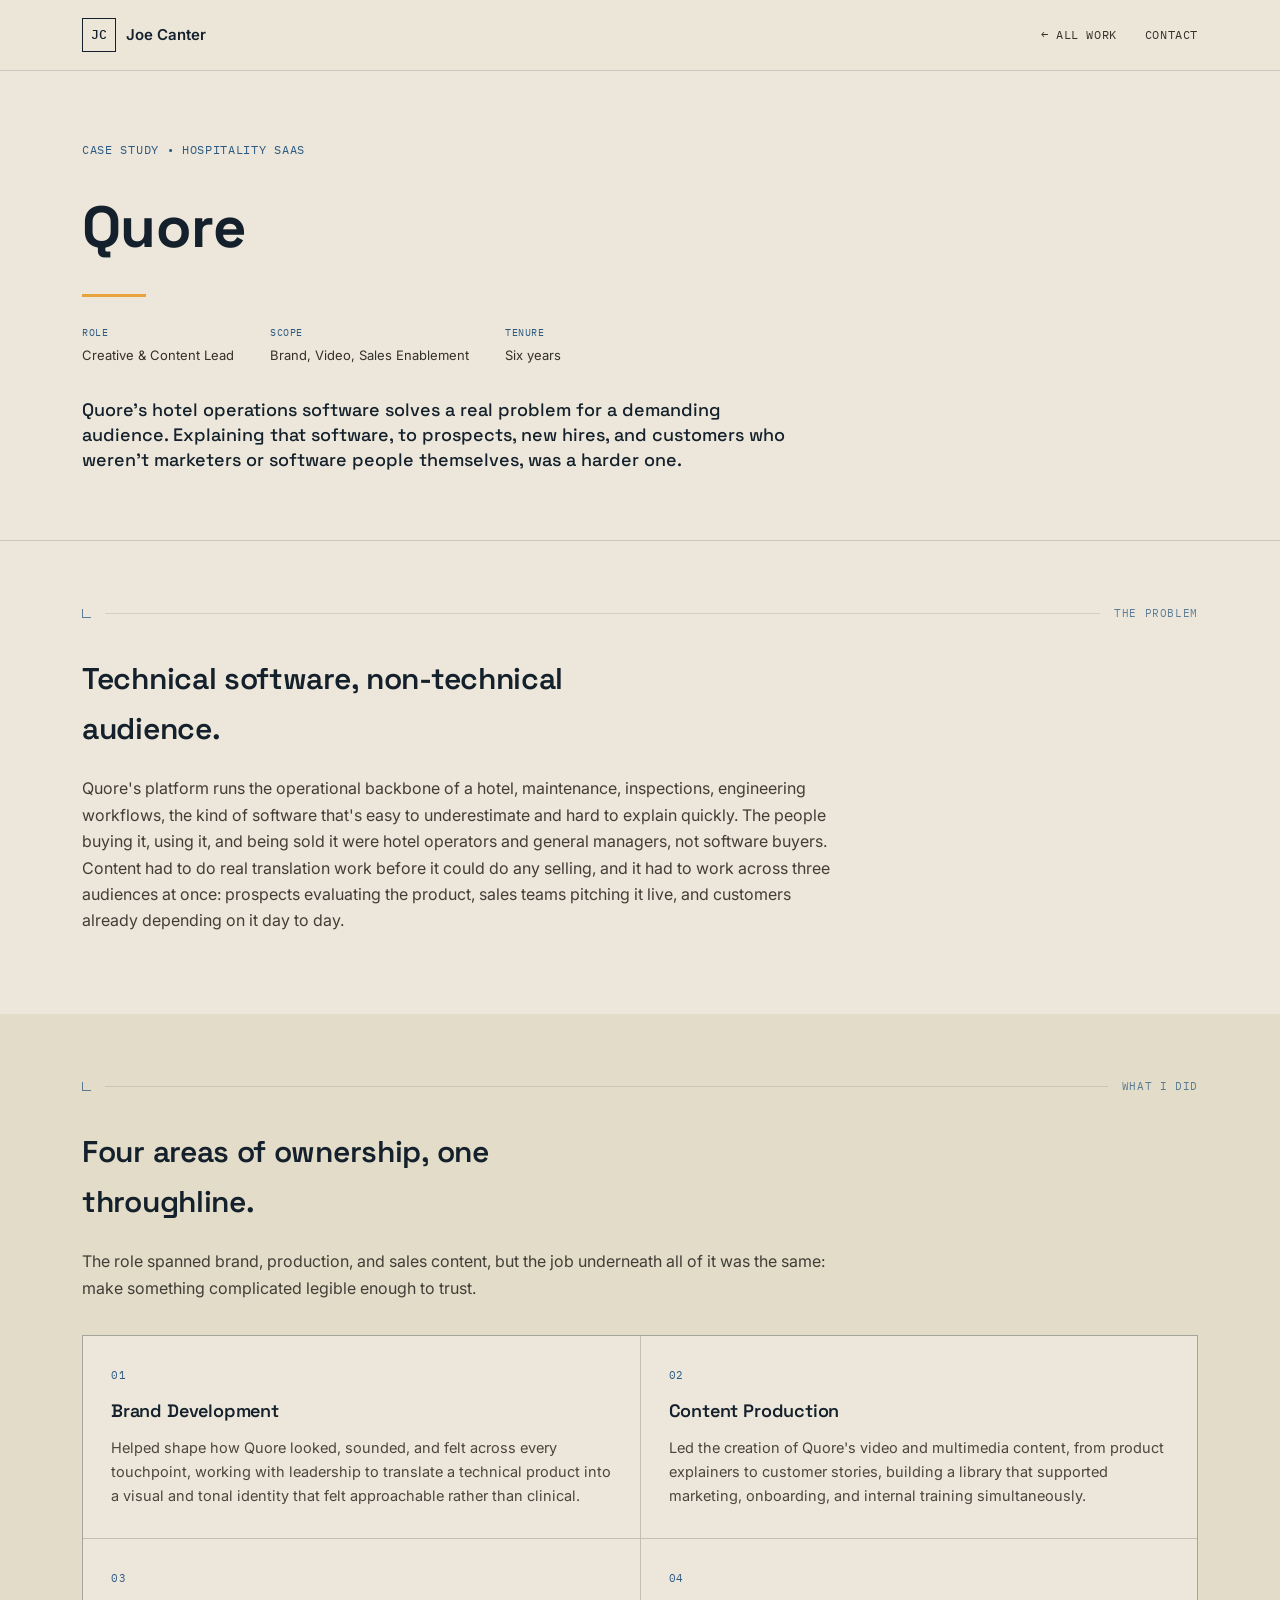
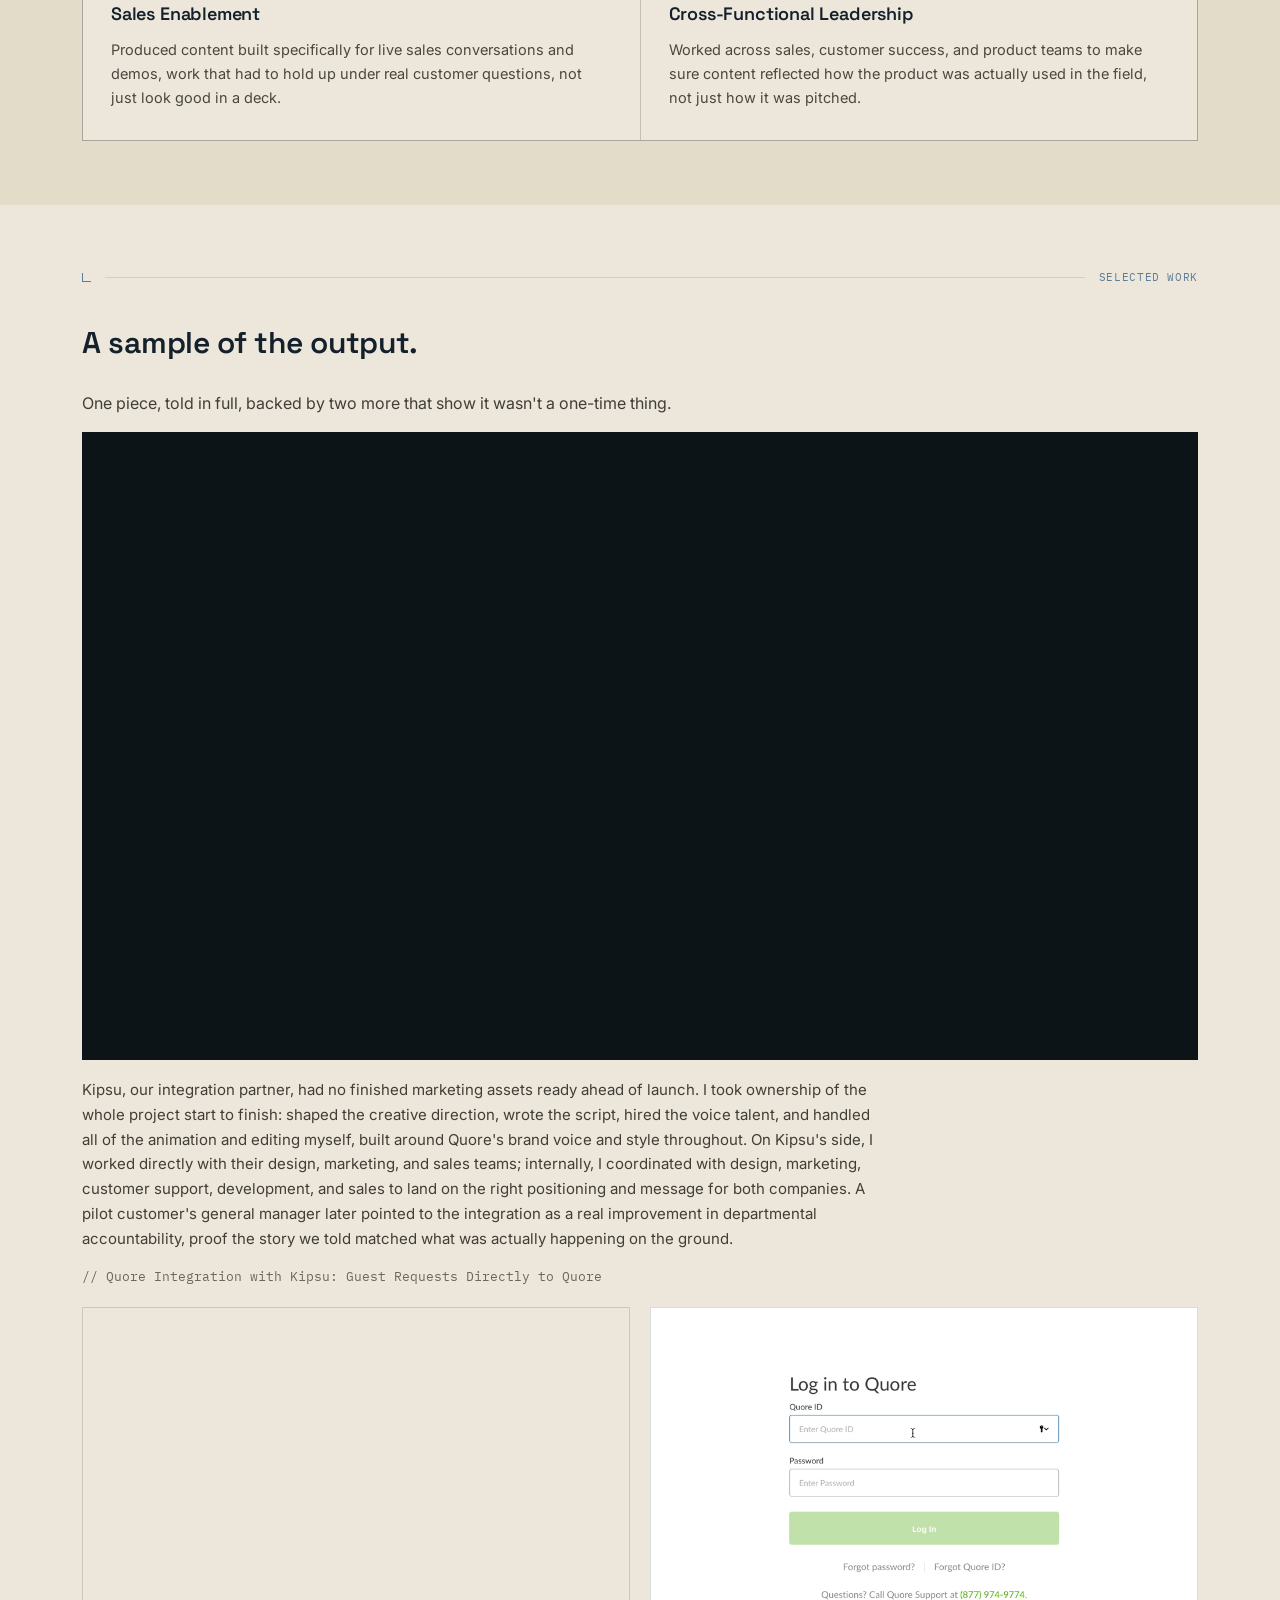
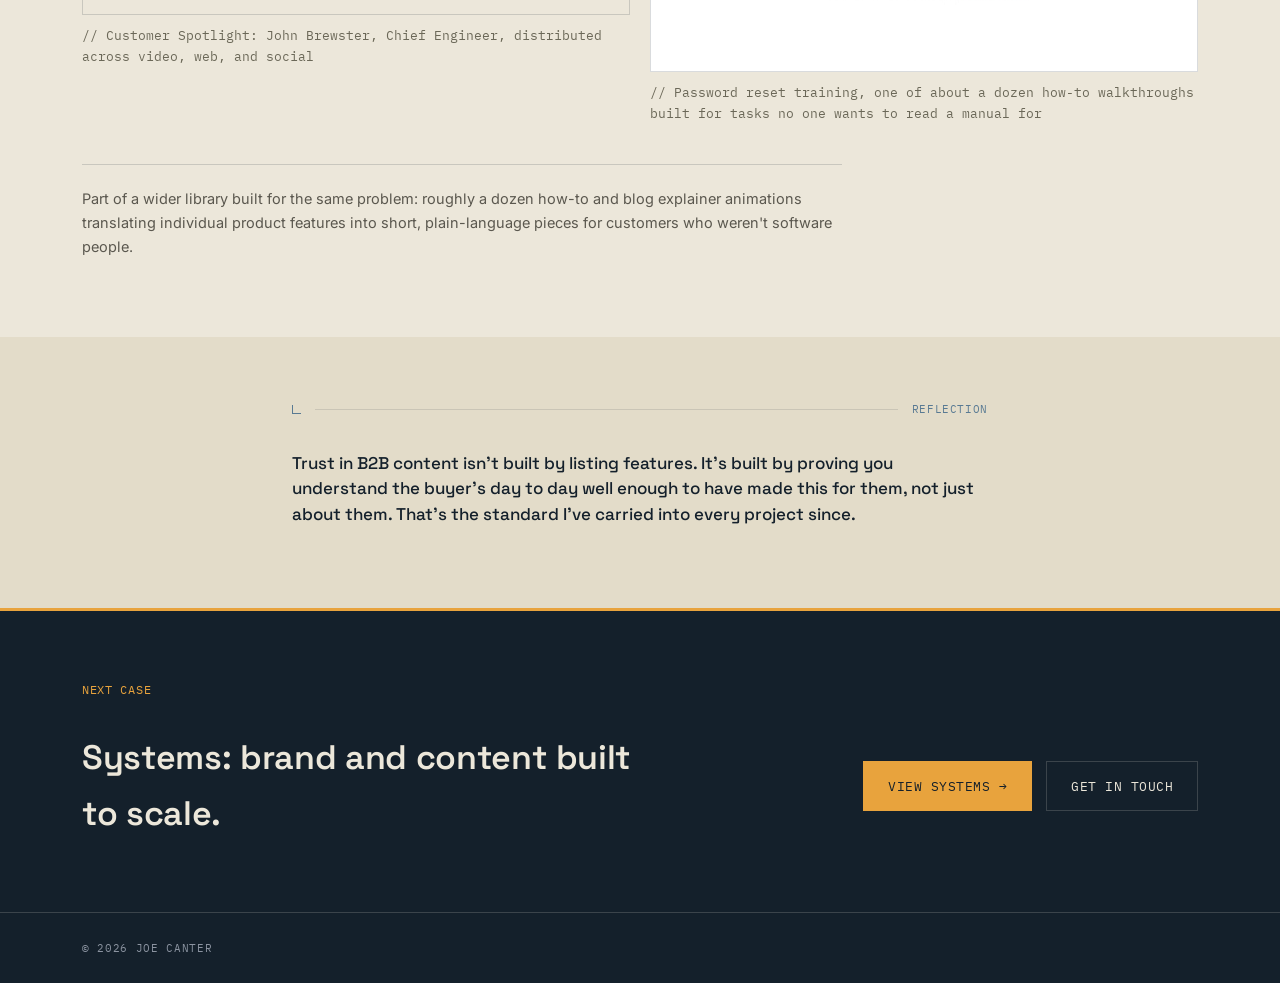
<file: projects/translation.html>
<!DOCTYPE html>
<html lang="en">
<head>
<meta charset="UTF-8">
<script>document.documentElement.classList.add('js');</script>
<meta name="viewport" content="width=device-width, initial-scale=1.0">
<title>Quore — Case Study — Joe Canter</title>
<meta name="description" content="Case study: translating Quore's hotel operations software into content that prospects, sales teams, and non-technical customers could actually use.">
<link rel="icon" type="image/svg+xml" href="../favicon.svg">
<link rel="icon" href="../favicon.ico" sizes="any">
<link rel="apple-touch-icon" href="../apple-touch-icon.png">
<meta property="og:type" content="article">
<meta property="og:url" content="https://www.portfoliojoe.com/projects/translation.html">
<meta property="og:title" content="Quore — Case Study — Joe Canter">
<meta property="og:description" content="Translating Quore's hotel operations software into content that prospects, sales teams, and non-technical customers could actually use.">
<meta property="og:image" content="https://www.portfoliojoe.com/assets/og-image.png">
<meta name="twitter:card" content="summary_large_image">
<meta name="twitter:title" content="Quore — Case Study — Joe Canter">
<meta name="twitter:description" content="Translating Quore's hotel operations software into content that prospects, sales teams, and non-technical customers could actually use.">
<meta name="twitter:image" content="https://www.portfoliojoe.com/assets/og-image.png">
<link rel="preconnect" href="https://fonts.googleapis.com">
<link href="https://fonts.googleapis.com/css2?family=Space+Grotesk:wght@400;500;600;700&family=Inter:wght@400;500;600&family=IBM+Plex+Mono:wght@400;500&display=swap" rel="stylesheet">
<style>
  :root{
    --paper:#ECE7DA;
    --paper-alt:#E3DCC9;
    --ink:#14202B;
    --blueprint:#2C5A82;
    --amber:#E8A33D;
    --graphite:#33302A;
    --line: rgba(20,32,43,0.16);
    --line-dark: rgba(236,231,218,0.18);
  }
  *{box-sizing:border-box;}
  html{scroll-behavior:smooth;}
  body{
    margin:0;
    background:var(--paper);
    color:var(--graphite);
    font-family:'Inter', sans-serif;
    font-size:16px;
    line-height:1.65;
    -webkit-font-smoothing:antialiased;
  }
  h1,h2,h3{
    font-family:'Space Grotesk', sans-serif;
    color:var(--ink);
    margin:0;
    letter-spacing:-0.01em;
  }
  a{color:inherit;}
  a:focus-visible, button:focus-visible{
    outline:2px solid var(--amber);
    outline-offset:3px;
  }
  .mono{
    font-family:'IBM Plex Mono', monospace;
    letter-spacing:0.06em;
    text-transform:uppercase;
  }
  .wrap{
    max-width:1180px;
    margin:0 auto;
    padding:0 32px;
  }

  /* NAV */
  nav{
    position:sticky;
    top:0;
    z-index:50;
    background:rgba(236,231,218,0.92);
    backdrop-filter:blur(6px);
    border-bottom:1px solid var(--line);
  }
  .nav-inner{
    max-width:1180px;
    margin:0 auto;
    padding:18px 32px;
    display:flex;
    align-items:center;
    justify-content:space-between;
  }
  .logo{ display:flex; align-items:center; gap:10px; text-decoration:none; }
  .logo-mark{
    width:34px; height:34px;
    border:1.5px solid var(--ink);
    display:flex; align-items:center; justify-content:center;
    font-family:'IBM Plex Mono', monospace;
    font-size:13px; font-weight:500; color:var(--ink);
  }
  .logo-name{ font-size:15px; font-weight:600; color:var(--ink); }
  .nav-links{ display:flex; gap:28px; align-items:center; }
  .nav-links a{
    text-decoration:none; color:var(--graphite);
    font-family:'IBM Plex Mono', monospace;
    letter-spacing:0.05em; text-transform:uppercase; font-size:12px;
  }
  .nav-links a:hover{ color:var(--blueprint); }
  .back-link{
    display:inline-flex; align-items:center; gap:8px;
    font-size:12px;
  }

  /* HEADER */
  .case-header{
    padding:70px 0 50px;
    border-bottom:1px solid var(--line);
  }
  .eyebrow{ font-size:11.5px; color:var(--blueprint); display:block; margin-bottom:20px; }
  .case-header h1{
    font-size:clamp(36px, 5vw, 58px);
    font-weight:700;
  }
  .case-meta{
    display:flex;
    gap:36px;
    margin-top:28px;
    flex-wrap:wrap;
  }
  .meta-item{ font-size:13px; }
  .meta-item .label{
    display:block;
    font-family:'IBM Plex Mono', monospace;
    font-size:10px;
    color:var(--blueprint);
    margin-bottom:4px;
  }
  .case-header .framing{
    margin-top:30px;
    max-width:720px;
    font-size:18px;
    color:var(--ink);
    font-family:'Space Grotesk', sans-serif;
    font-weight:500;
    line-height:1.4;
  }

  /* DIVIDER */
  .divider{
    display:flex; align-items:center; gap:14px;
    color:var(--blueprint); opacity:0.75;
    margin:0 0 32px;
  }
  .divider .tick{
    width:9px; height:9px;
    border-left:1px solid var(--blueprint);
    border-bottom:1px solid var(--blueprint);
    flex:none;
  }
  .divider .rule{ flex:1; height:1px; background:var(--line); }
  .divider span.mono{ font-size:10.5px; color:var(--blueprint); white-space:nowrap; }

  /* SECTIONS */
  section.block{ padding:64px 0; }
  section.block.alt{ background:var(--paper-alt); }
  .block h2{
    font-size:clamp(24px, 3vw, 30px);
    font-weight:600;
    max-width:560px;
    margin-bottom:22px;
  }
  .block p.lead{
    max-width:760px;
    font-size:16px;
    color:#413e37;
  }

  /* SCOPE LIST */
  .scope-grid{
    display:grid;
    grid-template-columns:repeat(2, 1fr);
    gap:1px;
    background:var(--line);
    border:1px solid var(--line);
    margin-top:34px;
  }
  .scope-item{
    background:var(--paper);
    padding:30px 28px;
  }
  .scope-item .num{
    font-family:'IBM Plex Mono', monospace;
    font-size:11px;
    color:var(--blueprint);
    display:block;
    margin-bottom:12px;
  }
  .scope-item h3{
    font-size:18px;
    font-weight:600;
    margin-bottom:10px;
  }
  .scope-item p{
    font-size:14.5px;
    color:#4a473f;
    margin:0;
  }

  /* MEDIA GRID */
  .media-grid{
    display:grid;
    grid-template-columns:1.3fr 1fr;
    gap:20px;
    margin-top:36px;
  }
  .media-grid .span-2{ grid-column:1 / -1; }
  .media-slot{
    border:1px dashed var(--blueprint);
    background:var(--paper);
    aspect-ratio:16/9;
    display:flex;
    flex-direction:column;
    align-items:center;
    justify-content:center;
    gap:8px;
    color:var(--blueprint);
    text-align:center;
    padding:20px;
  }
  .media-slot.tall{ aspect-ratio:4/5; }
  .media-slot .mono{ font-size:11px; }
  .media-slot .hint{
    font-family:'Inter', sans-serif;
    text-transform:none;
    letter-spacing:0;
    font-size:12.5px;
    color:#6b7f91;
    max-width:260px;
  }
  .caption{
    font-size:12.5px;
    color:#6b6858;
    margin-top:10px;
    font-family:'IBM Plex Mono', monospace;
  }

  /* VIDEO EMBED + PROOF GRID */
  .video-embed{
    position:relative;
    aspect-ratio:16/9;
    background:#0c1418;
    border:1px solid var(--line);
  }
  .video-embed iframe{
    position:absolute;
    inset:0;
    width:100%;
    height:100%;
    border:0;
  }
  .media-story{
    margin-top:18px;
    max-width:800px;
    font-size:15px;
    color:#413e37;
  }
  .proof-grid{
    display:grid;
    grid-template-columns:repeat(2, 1fr);
    gap:20px;
    margin-top:20px;
  }
  .proof-grid.single{
    grid-template-columns:1fr;
    max-width:480px;
  }
  .proof-item .thumb.ui-shot{
    aspect-ratio:3/2;
    background:#fff;
  }
  .proof-item .thumb.ui-shot img{
    object-fit:contain;
  }
  .proof-item .thumb{
    aspect-ratio:16/9;
    overflow:hidden;
    border:1px solid var(--line);
    background:var(--paper);
  }
  .proof-item .thumb img{
    width:100%;
    height:100%;
    object-fit:cover;
    display:block;
  }
  .proof-item .thumb iframe{
    width:100%;
    height:100%;
    border:0;
    display:block;
  }
  .proof-note{
    margin-top:28px;
    max-width:760px;
    font-size:14.5px;
    color:#5b584f;
    border-top:1px solid var(--line);
    padding-top:22px;
  }
  @media (max-width: 720px){
    .proof-grid{ grid-template-columns:1fr; }
  }

  /* REFLECTION */
  .reflection{
    max-width:760px;
  }
  .reflection p{
    font-size:17px;
    color:var(--ink);
    font-family:'Space Grotesk', sans-serif;
    font-weight:500;
    line-height:1.5;
  }

  /* NEXT / CTA */
  .next-band{
    background:var(--ink);
    color:var(--paper);
    padding:70px 0;
    border-top:3px solid var(--amber);
  }
  .next-band .eyebrow{ color:var(--amber); }
  .next-band h2{
    color:var(--paper);
    font-size:clamp(24px, 3.2vw, 34px);
    font-weight:600;
    max-width:560px;
  }
  .next-row{
    display:flex;
    justify-content:space-between;
    align-items:center;
    flex-wrap:wrap;
    gap:20px;
    margin-top:30px;
  }
  .btn{
    font-family:'IBM Plex Mono', monospace;
    font-size:12.5px;
    letter-spacing:0.04em;
    text-transform:uppercase;
    padding:14px 24px;
    text-decoration:none;
    display:inline-flex;
    align-items:center;
    gap:8px;
    border:1px solid transparent;
    cursor:pointer;
    transition:all 0.18s ease;
  }
  .btn-primary{ background:var(--amber); color:var(--ink); }
  .btn-primary:hover{ background:var(--paper); }
  .btn-outline{
    border-color:var(--line-dark);
    color:var(--paper);
  }
  .btn-outline:hover{ border-color:var(--amber); color:var(--amber); }

  footer{
    background:var(--ink);
    border-top:1px solid var(--line-dark);
    padding:26px 0;
  }
  .footer-inner{
    display:flex; justify-content:space-between; align-items:center;
    flex-wrap:wrap; gap:14px;
  }
  footer .mono{ font-size:11px; color:#8b93a0; }

  @media (max-width: 720px){
    .scope-grid{ grid-template-columns:1fr; }
    .media-grid{ grid-template-columns:1fr; }
    .case-meta{ gap:24px; }
  }

  /* ---------- MOTION: scroll reveal ---------- */
  .reveal{ transition:opacity 0.6s ease, transform 0.6s ease; }
  .js .reveal{ opacity:0; transform:translateY(18px); }
  .js .reveal.is-visible{ opacity:1; transform:translateY(0); }

  .js .divider .rule{ transform:scaleX(0); transform-origin:left; transition:transform 0.6s ease; }
  .js .divider .tick{ opacity:0; transition:opacity 0.3s ease; }
  .js .divider span.mono{ opacity:0; transition:opacity 0.35s ease; }
  .js .divider.is-visible .rule{ transform:scaleX(1); }
  .js .divider.is-visible .tick{ opacity:1; transition-delay:0.45s; }
  .js .divider.is-visible span.mono{ opacity:1; transition-delay:0.55s; }

  /* corner annotation: hover on desktop, one-time reveal on touch/scroll */
  .annotate{ position:relative; }
  .annotate::before, .annotate::after{
    content:'';
    position:absolute;
    width:10px; height:10px;
    opacity:0;
    transition:opacity 0.25s ease, transform 0.25s ease;
    pointer-events:none;
  }
  .annotate::before{
    top:-4px; left:-4px;
    border-top:1.5px solid var(--amber);
    border-left:1.5px solid var(--amber);
    transform:translate(3px,3px);
  }
  .annotate::after{
    bottom:-4px; right:-4px;
    border-bottom:1.5px solid var(--amber);
    border-right:1.5px solid var(--amber);
    transform:translate(-3px,-3px);
  }
  .annotate:hover::before, .annotate:hover::after,
  .annotate.is-annotated::before, .annotate.is-annotated::after{
    opacity:1;
    transform:translate(0,0);
  }

  /* case-header draw-in accent (underline) */
  .case-accent{
    display:block;
    height:3px;
    width:64px;
    background:var(--amber);
    margin-top:18px;
    transform-origin:left;
  }
  .js .case-accent{ transform:scaleX(0); transition:transform 0.9s cubic-bezier(.65,0,.35,1) 0.35s; }
  .js .case-accent.is-drawn{ transform:scaleX(1); }

  @media (prefers-reduced-motion: reduce){
    .reveal, .divider .rule, .divider .tick, .divider span.mono, .annotate::before, .annotate::after, .case-accent{
      transition:none !important;
    }
    .js .reveal{ opacity:1 !important; transform:none !important; }
    .js .case-accent{ transform:scaleX(1) !important; }
  }

  /* ---------- MOTION: cross-page view transitions ---------- */
  @view-transition{ navigation: auto; }
  nav{ view-transition-name: site-nav; }
  @media (prefers-reduced-motion: reduce){
    ::view-transition-group(*), ::view-transition-old(*), ::view-transition-new(*){
      animation:none !important;
    }
  }
</style>
</head>
<body>

<nav>
  <div class="nav-inner">
    <a href="../index.html" class="logo">
      <div class="logo-mark">JC</div>
      <span class="logo-name">Joe Canter</span>
    </a>
    <div class="nav-links">
      <a href="../index.html" class="back-link">&larr; All work</a>
      <a href="../index.html#contact">Contact</a>
    </div>
  </div>
</nav>

<header class="case-header">
  <div class="wrap">
    <span class="eyebrow mono">Case Study &bull; Hospitality SaaS</span>
    <h1>Quore</h1>
    <span class="case-accent" aria-hidden="true"></span>
    <div class="case-meta reveal">
      <div class="meta-item">
        <span class="label mono">Role</span>
        Creative &amp; Content Lead
      </div>
      <div class="meta-item">
        <span class="label mono">Scope</span>
        Brand, Video, Sales Enablement
      </div>
      <div class="meta-item">
        <span class="label mono">Tenure</span>
        Six years
      </div>
    </div>
    <p class="framing reveal" style="transition-delay:80ms">Quore's hotel operations software solves a real problem for a demanding audience. Explaining that software, to prospects, new hires, and customers who weren't marketers or software people themselves, was a harder one.</p>
  </div>
</header>

<section class="block">
  <div class="wrap">
    <div class="divider">
      <div class="tick"></div>
      <div class="rule"></div>
      <span class="mono">The Problem</span>
    </div>
    <h2 class="reveal">Technical software, non-technical audience.</h2>
    <p class="lead reveal" style="transition-delay:70ms">Quore's platform runs the operational backbone of a hotel, maintenance, inspections, engineering workflows, the kind of software that's easy to underestimate and hard to explain quickly. The people buying it, using it, and being sold it were hotel operators and general managers, not software buyers. Content had to do real translation work before it could do any selling, and it had to work across three audiences at once: prospects evaluating the product, sales teams pitching it live, and customers already depending on it day to day.</p>
  </div>
</section>

<section class="block alt">
  <div class="wrap">
    <div class="divider">
      <div class="tick"></div>
      <div class="rule"></div>
      <span class="mono">What I Did</span>
    </div>
    <h2 class="reveal">Four areas of ownership, one throughline.</h2>
    <p class="lead reveal" style="transition-delay:70ms">The role spanned brand, production, and sales content, but the job underneath all of it was the same: make something complicated legible enough to trust.</p>

    <div class="scope-grid">
      <div class="scope-item annotate reveal" style="transition-delay:0ms">
        <span class="num mono">01</span>
        <h3>Brand Development</h3>
        <p>Helped shape how Quore looked, sounded, and felt across every touchpoint, working with leadership to translate a technical product into a visual and tonal identity that felt approachable rather than clinical.</p>
      </div>
      <div class="scope-item annotate reveal" style="transition-delay:70ms">
        <span class="num mono">02</span>
        <h3>Content Production</h3>
        <p>Led the creation of Quore's video and multimedia content, from product explainers to customer stories, building a library that supported marketing, onboarding, and internal training simultaneously.</p>
      </div>
      <div class="scope-item annotate reveal" style="transition-delay:140ms">
        <span class="num mono">03</span>
        <h3>Sales Enablement</h3>
        <p>Produced content built specifically for live sales conversations and demos, work that had to hold up under real customer questions, not just look good in a deck.</p>
      </div>
      <div class="scope-item annotate reveal" style="transition-delay:210ms">
        <span class="num mono">04</span>
        <h3>Cross-Functional Leadership</h3>
        <p>Worked across sales, customer success, and product teams to make sure content reflected how the product was actually used in the field, not just how it was pitched.</p>
      </div>
    </div>
  </div>
</section>

<section class="block">
  <div class="wrap">
    <div class="divider">
      <div class="tick"></div>
      <div class="rule"></div>
      <span class="mono">Selected Work</span>
    </div>
    <h2 class="reveal">A sample of the output.</h2>
    <p class="lead reveal" style="transition-delay:70ms">One piece, told in full, backed by two more that show it wasn't a one-time thing.</p>

    <div class="video-embed reveal">
      <iframe src="https://www.youtube.com/embed/6FsQKMcHzpE" title="Quore Integration with Kipsu: Guest Requests Directly to Quore" loading="lazy" allowfullscreen></iframe>
    </div>
    <p class="media-story">Kipsu, our integration partner, had no finished marketing assets ready ahead of launch. I took ownership of the whole project start to finish: shaped the creative direction, wrote the script, hired the voice talent, and handled all of the animation and editing myself, built around Quore's brand voice and style throughout. On Kipsu's side, I worked directly with their design, marketing, and sales teams; internally, I coordinated with design, marketing, customer support, development, and sales to land on the right positioning and message for both companies. A pilot customer's general manager later pointed to the integration as a real improvement in departmental accountability, proof the story we told matched what was actually happening on the ground.</p>
    <p class="caption">// Quore Integration with Kipsu: Guest Requests Directly to Quore</p>

    <div class="proof-grid">
      <div class="proof-item annotate reveal" style="transition-delay:0ms">
        <div class="thumb">
          <iframe src="https://www.youtube.com/embed/_GQDY1BjqgM" title="Quore Customer Spotlight: John Brewster, Chief Engineer" loading="lazy" allowfullscreen></iframe>
        </div>
        <p class="caption">// Customer Spotlight: John Brewster, Chief Engineer, distributed across video, web, and social</p>
      </div>
      <div class="proof-item annotate reveal" style="transition-delay:90ms">
        <div class="thumb ui-shot">
          <img src="../assets/images/quore/password-reset.gif" alt="Animated walkthrough of the Quore login screen guiding a user through resetting a forgotten password, step by step in plain language" loading="lazy">
        </div>
        <p class="caption">// Password reset training, one of about a dozen how-to walkthroughs built for tasks no one wants to read a manual for</p>
      </div>
    </div>
    <p class="proof-note reveal">Part of a wider library built for the same problem: roughly a dozen how-to and blog explainer animations translating individual product features into short, plain-language pieces for customers who weren't software people.</p>
  </div>
</section>

<section class="block alt">
  <div class="wrap reflection">
    <div class="divider">
      <div class="tick"></div>
      <div class="rule"></div>
      <span class="mono">Reflection</span>
    </div>
    <p class="reveal">Trust in B2B content isn't built by listing features. It's built by proving you understand the buyer's day to day well enough to have made this for them, not just about them. That's the standard I've carried into every project since.</p>
  </div>
</section>

<section class="next-band">
  <div class="wrap reveal">
    <span class="eyebrow mono">Next case</span>
    <div class="next-row">
      <h2>Systems: brand and content built to scale.</h2>
      <div style="display:flex; gap:14px;">
        <a href="systems.html" class="btn btn-primary">View Systems &rarr;</a>
        <a href="../index.html#contact" class="btn btn-outline">Get in touch</a>
      </div>
    </div>
  </div>
</section>

<footer>
  <div class="wrap footer-inner">
    <span class="mono">&copy; 2026 Joe Canter</span>
  </div>
</footer>

<script>
  (function(){
    var reduce = window.matchMedia('(prefers-reduced-motion: reduce)').matches;
    var revealEls = document.querySelectorAll('.reveal, .divider');

    if(reduce || !('IntersectionObserver' in window)){
      revealEls.forEach(function(el){ el.classList.add('is-visible'); });
    } else {
      var io = new IntersectionObserver(function(entries){
        entries.forEach(function(entry){
          if(entry.isIntersecting){
            entry.target.classList.add('is-visible');
            io.unobserve(entry.target);
          }
        });
      }, { threshold: 0.15, rootMargin: '0px 0px -40px 0px' });
      revealEls.forEach(function(el){ io.observe(el); });
    }

    // Touch/no-hover devices: reveal the corner-tick annotation once on
    // scroll instead of requiring a hover that can't happen.
    var noHover = window.matchMedia('(hover: none)').matches;
    if(noHover){
      var marks = document.querySelectorAll('.annotate');
      if(reduce || !('IntersectionObserver' in window)){
        marks.forEach(function(el){ el.classList.add('is-annotated'); });
      } else {
        var io2 = new IntersectionObserver(function(entries){
          entries.forEach(function(entry){
            if(entry.isIntersecting){
              entry.target.classList.add('is-annotated');
              io2.unobserve(entry.target);
            }
          });
        }, { threshold: 0.5 });
        marks.forEach(function(el){ io2.observe(el); });
      }
    }

    // Above-the-fold draw-in accents (case header underline, if present).
    var accents = document.querySelectorAll('.case-accent');
    if(accents.length && !reduce){
      requestAnimationFrame(function(){
        requestAnimationFrame(function(){
          accents.forEach(function(el){ el.classList.add('is-drawn'); });
        });
      });
    } else if(accents.length){
      accents.forEach(function(el){ el.classList.add('is-drawn'); });
    }
  })();
</script>

</body>
</html>
</file>
